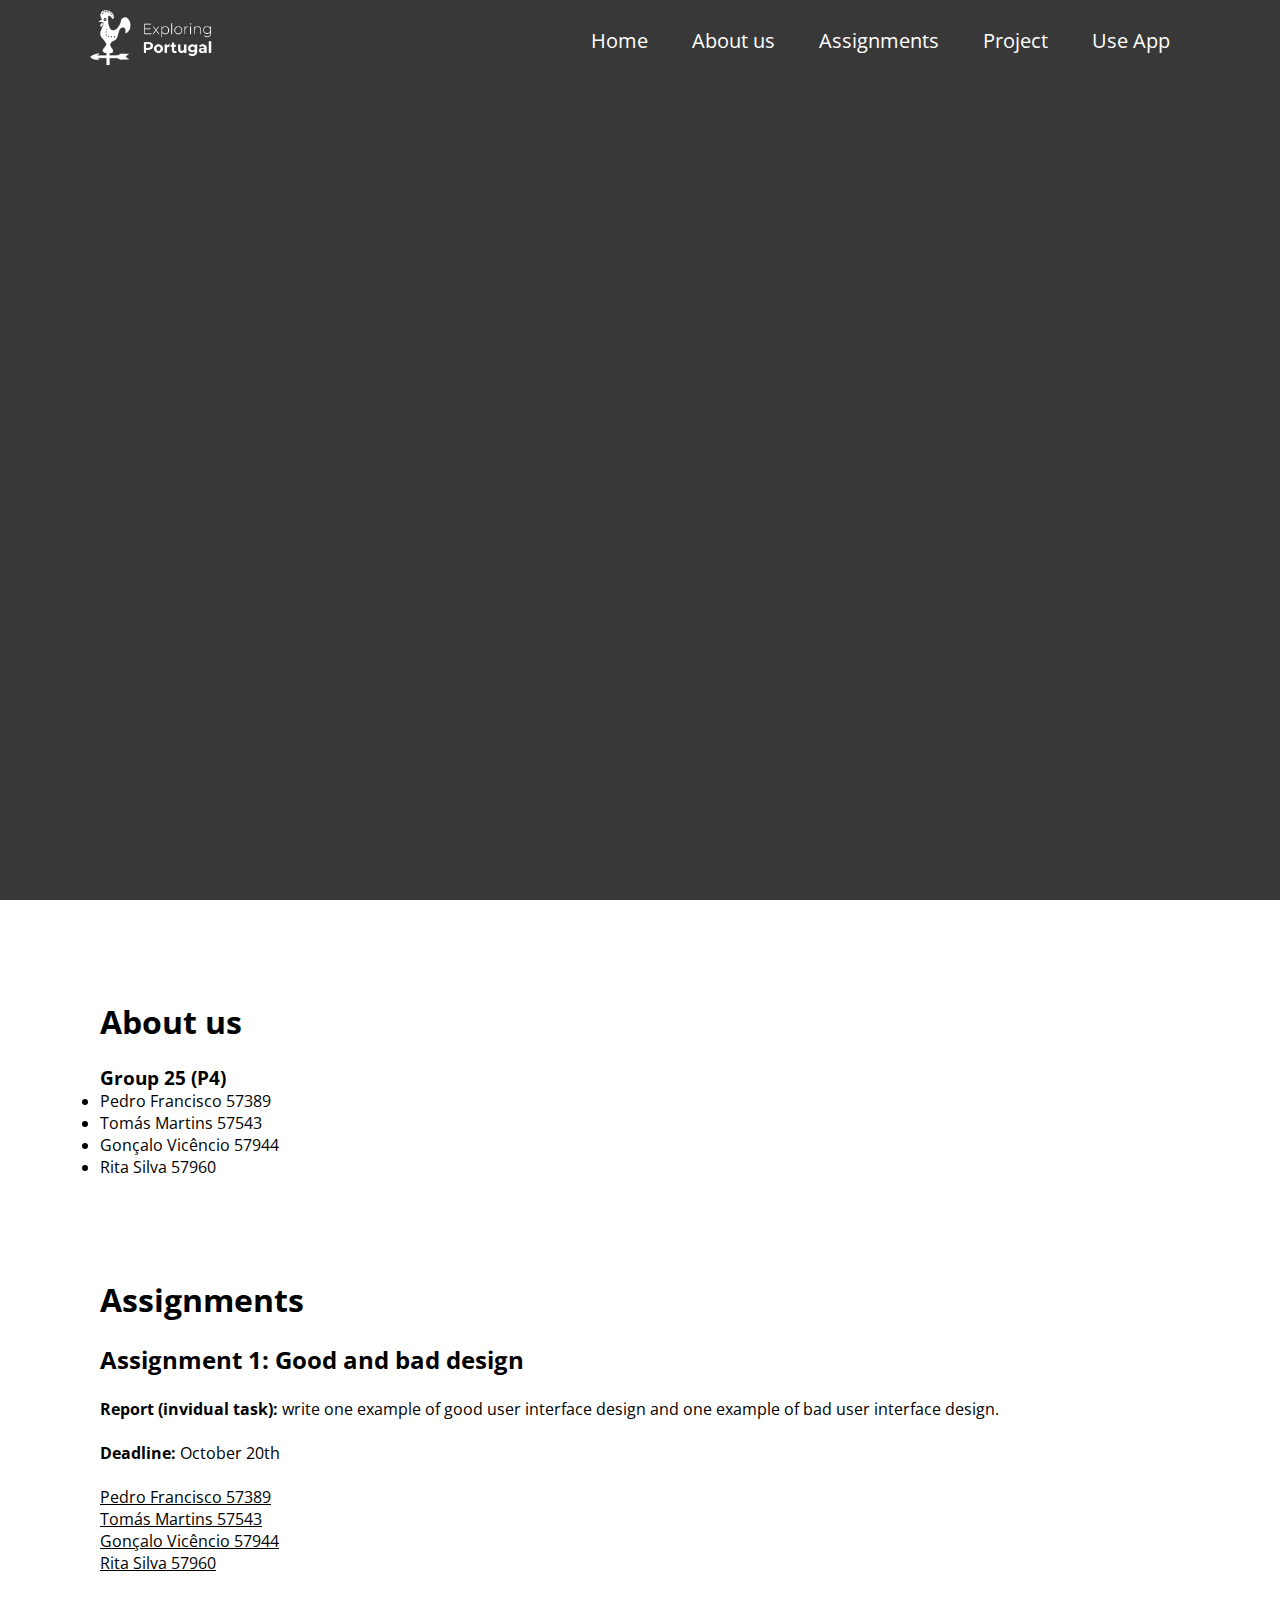
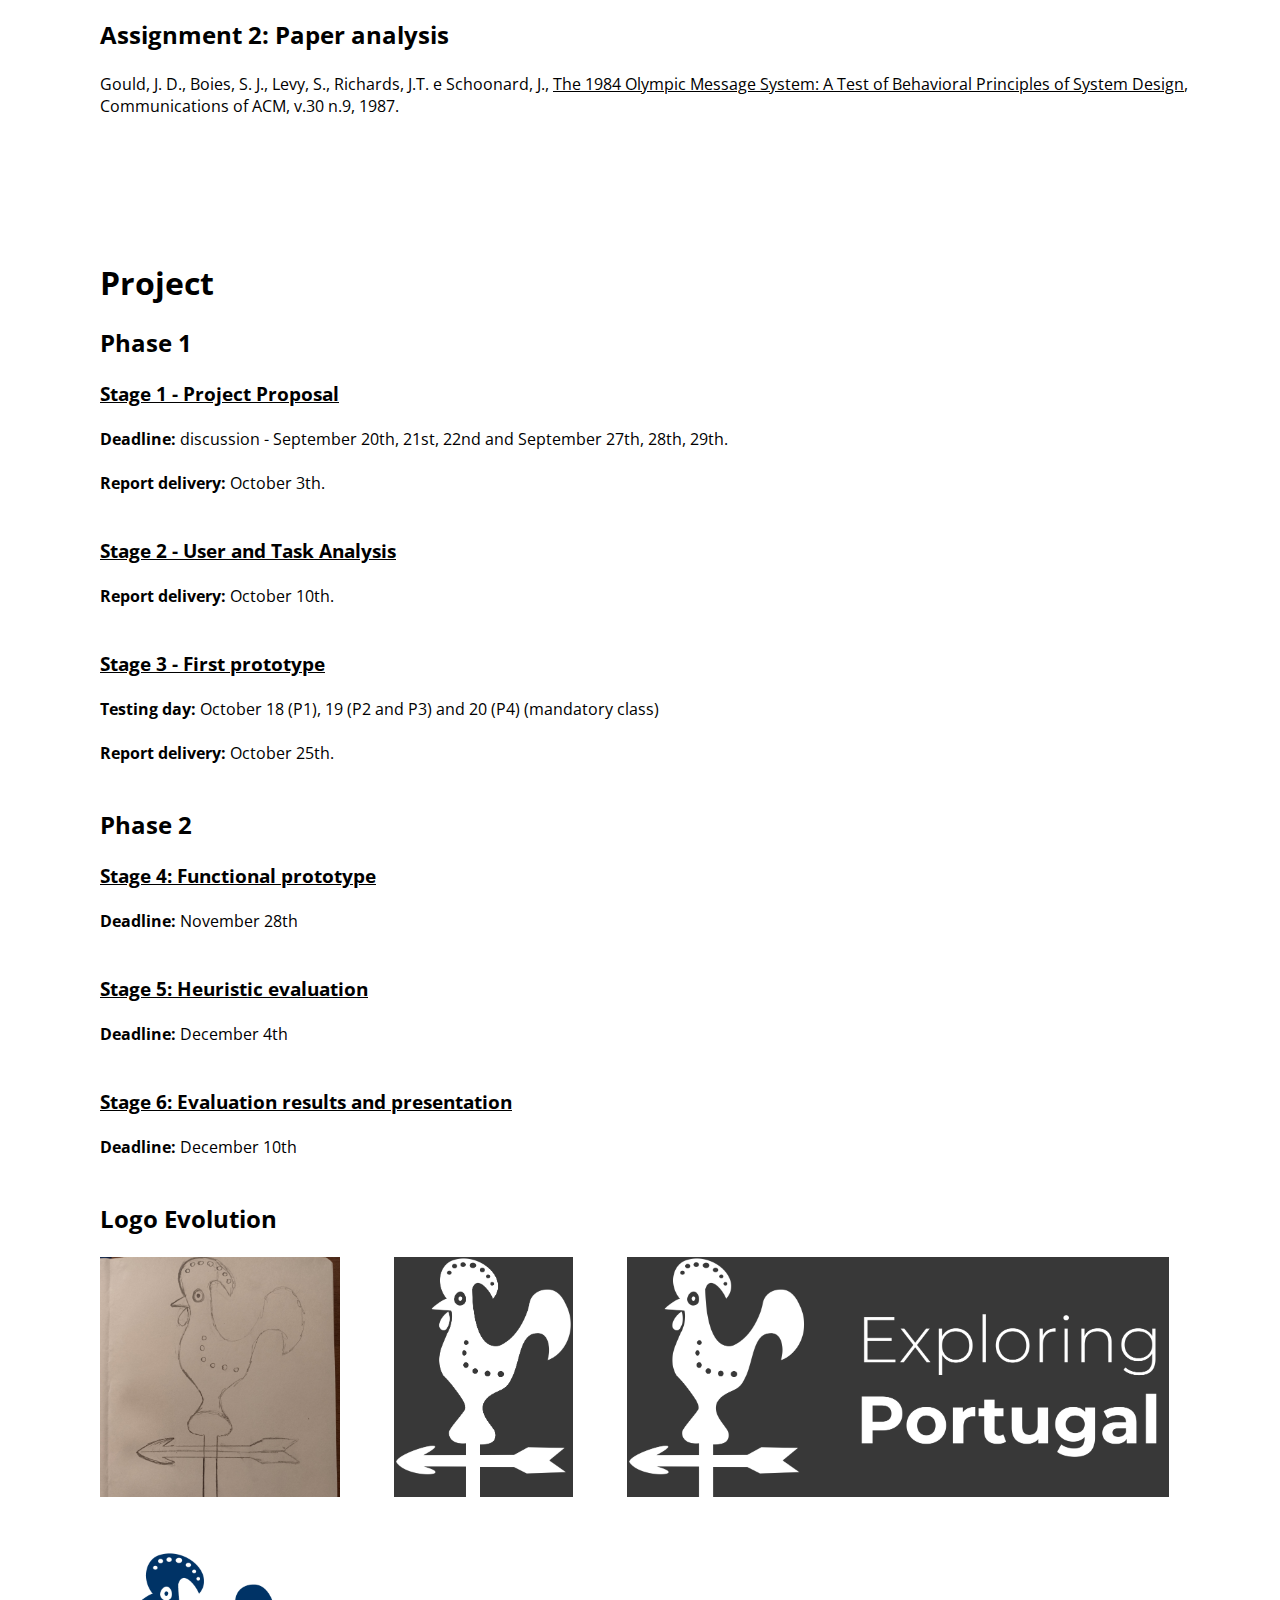
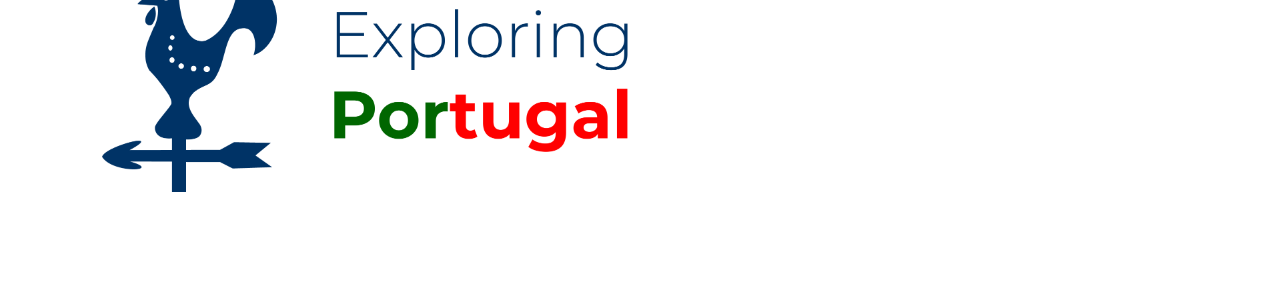
<file: index.html>
<!DOCTYPE html>
<html>
    <script src="script.js"></script>
    <head>
        <meta name="viewport" content="width=device-width, initial-scale=1.0">
        <title>IPM - Grupo 25</title>
        <link rel="icon" type="image/x-icon" href="./images/favicon.png">
        <link rel="stylesheet" href="style.css">
        <link href="https://fonts.googleapis.com/css?family=Open+Sans:400,600,300" rel="stylesheet" type="text/css">
    </head>
<body>
    <div class="back"></div>
    <div class="menu">
        <nav>
            <a href="index.html"><img src="images/logo_letras_v3.png" class="logo_img"></a>
            <ul>
                <li><a href="#">Home</a></li>
                <li><a href="#about-us">About us</a></li>
                <li><a href="#assignments">Assignments</a></li>
                <li><a href="#project">Project</a></li>
                <li><a href="exploringPortugal/html/login.html">Use App</a></li>
            </ul>
        </nav>
    </div>
    <div id="about-us" class="about-us">
        <h1>About us</h1>
        <br>
        <ul>
            <h3>Group 25 (P4)</h3>
            <li>Pedro Francisco 57389</li>
            <li>Tomás Martins 57543</li>
            <li>Gonçalo Vicêncio 57944</li>
            <li>Rita Silva 57960</li>
        </ul>
    </div>
    <div id="assignments" class="assignments">
        <h1>Assignments</h1>
        <br>
        <h2>Assignment 1: Good and bad design</h2>
        <br>
        <p>
            <b>Report (invidual task): </b>
            write one example of good user interface design and one example of bad user interface design.
        </p>
        <br>
        <p>
            <b>Deadline: </b> October 20th
        </p>
        <br>
        <ul>
            <li><a href="assignment-1/Assignment 1 - Pedro Francisco.pdf" target="_blank">Pedro Francisco 57389</a></li>
            <li><a href="assignment-1/Assignment 1 - Tomás Martins.pdf" target="_blank">Tomás Martins 57543</a></li>
            <li><a href="assignment-1/Assignment 1 - Gonçalo Vicêncio.pdf" target="_blank">Gonçalo Vicêncio 57944</a></li>
            <li><a href="assignment-1/Assignment 1 - Rita Silva.pdf" target="_blank">Rita Silva 57960</a></li>
        </ul>
        <br>
        <br>
        <h2>Assignment 2: Paper analysis</h2>
        <br>
        <p>
            Gould, J. D., Boies, S. J., Levy, S., Richards, J.T. e Schoonard, J.,
            <a href="https://dl.acm.org/doi/10.1145/30401.30402" target="_blank">The 1984 Olympic Message System: A Test of Behavioral Principles of System Design</a>,
            Communications of ACM, v.30 n.9, 1987.
        </p>
        <br>
        <br>
    </div>
    <div id="project" class="project">
        <h1>Project</h1>
        <br>
        <h2>Phase 1</h2>
        <br>
        <h3><a href="reports/G_25_stage1.pdf" target="_blank">Stage 1 - Project Proposal</a></h3>
        <br>
        <p>
            <b>Deadline: </b> discussion - September 20th, 21st, 22nd and September 27th, 28th, 29th.
        </p>
        <br>
        <p>
            <b>Report delivery: </b> October 3th.
        </p>
        <br>
        <br>
        <h3><a href="reports/G_25_stage2.pdf" target="_blank">Stage 2 - User and Task Analysis</a></h3>
        <br>
        <p>
            <b>Report delivery: </b> October 10th.
        </p>
        <br>
        <br>
        <h3><a href="reports/G_25_stage3.pdf" target="_blank">Stage 3 - First prototype</a></h3>
        <br>
        <p>
            <b>Testing day: </b> October 18 (P1), 19 (P2 and P3) and 20 (P4) (mandatory class)
        </p>
        <br>
        <p>
            <b>Report delivery: </b> October 25th.
        </p>
        <br>
        <br>
        <h2>Phase 2</h2>
        <br>
        <h3><a href="reports/G_25_stage4.pdf" target="_blank">Stage 4: Functional prototype</a></h3>
        <br>
        <p>
            <b>Deadline: </b> November 28th
        </p>
        <br>
        <br>
        <h3><a href="reports/G_25_stage5.pdf" target="_blank">Stage 5: Heuristic evaluation</a></h3>
        <br>
        <p>
            <b>Deadline: </b> December 4th
        </p>
        <br>
        <br>
        <h3><a href="reports/G_25_stage6.pdf" target="_blank">Stage 6: Evaluation results and presentation</a></h3>
        <br>
        <p>
            <b>Deadline: </b> December 10th
        </p>
        <br>
        <br>
        <h2>Logo Evolution</h2>
        <br>
        <img src="images/logo_sketch.jpg" class="logo_sketch">
        <img src="images/site_logo.png" class="logo_site">
        <img src="images/logo_letras_v3.png" class="logo_letras">
        <img src="images/logo_letras_bandeira_v3.png" class="logo_bandeira">
    </div>
</body>
</html>
</file>
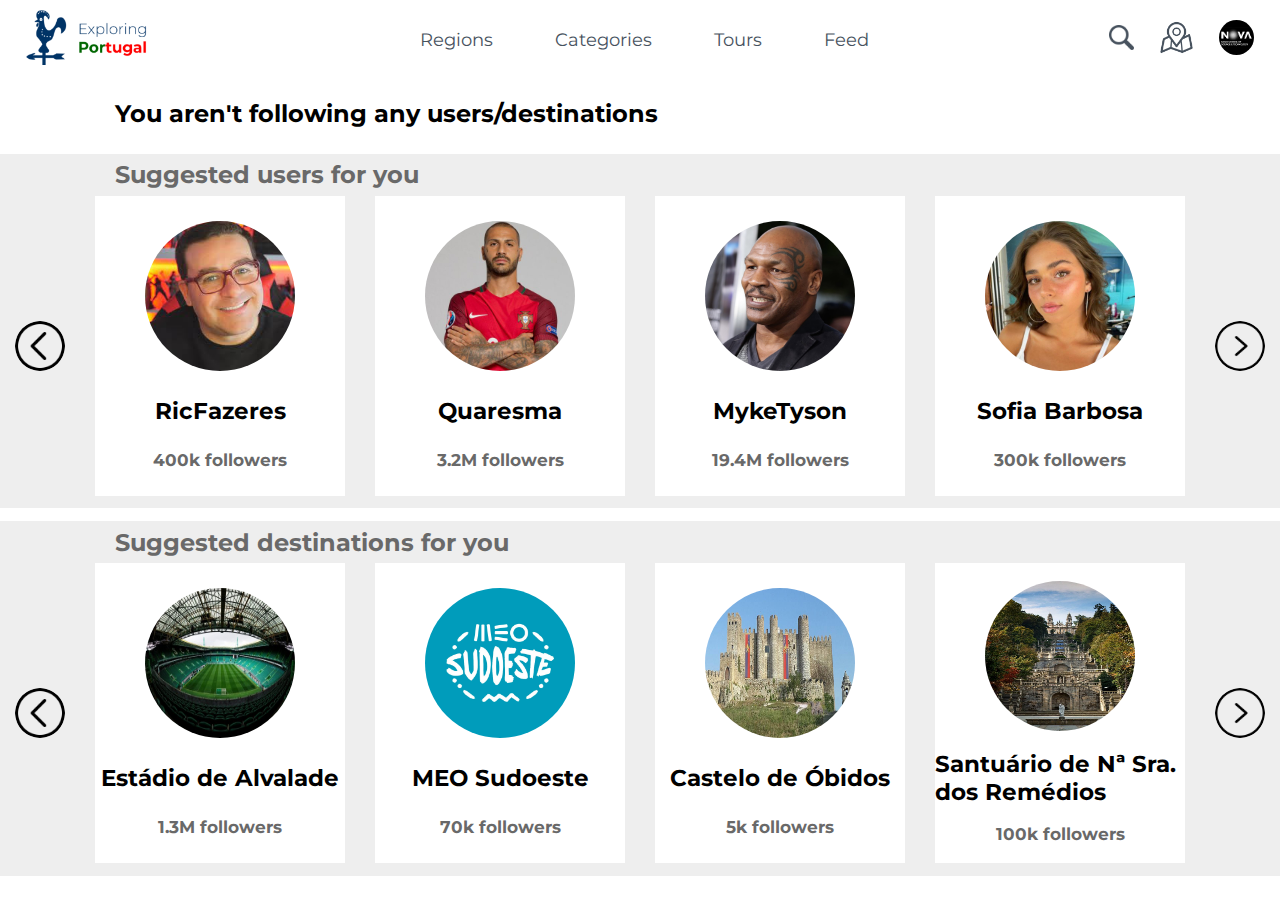
<file: exploringPortugal/html/feed.html>
<!DOCTYPE html>
<html>
    <head>
        <script src="../js/Menu.js"></script>
        <meta name="viewport" content="width=device-width, initial-scale=1.0">
        <title>Exploring Portugal - Profile</title>
        <link rel="icon" type="image/x-icon" href="../../images/favicon.png">
        <link rel="stylesheet" href="../css/feedStyle.css">
        <link rel="stylesheet" href="../css/homeStyle.css">
        <link rel="preconnect" href="https://fonts.googleapis.com">
        <link rel="preconnect" href="https://fonts.gstatic.com" crossorigin>
        <link href="https://fonts.googleapis.com/css2?family=Montserrat:wght@500&display=swap" rel="stylesheet">
        <script type="text/javascript" src="..\js\feed.js"></script>
    </head>
<body onload ="init()">
    <div class="menu">
        <nav>
            <a href="home.html"><img src="../../images/logo_letras_bandeira_v4.png" class="logo_img"></a>
            
            
            <!-- The navigation menu -->
            <div class="navbar">
                <div class="subnav">
                    <button class="subnavbtn">Regions <i class="fa fa-caret-down"></i></button>
                    <div class="subnav-content">
                        <div class="subnav-content1">
                            <a href="map.html?region=norte">North</a>
                            <a href="map.html?region=centro">Center</a>
                            <a href="map.html?region=lisboa">Lisbon</a>
                            <a href="map.html?region=alentejo">Alentejo</a>
                            <a href="map.html?region=algarve">Algarve</a>
                            <a href="map.html?region=madeira">Madeira</a>
                            <a href="map.html?region=acores">Azores</a>
                        </div>  
                    </div>
                    </div>
                    <div class="subnav">
                    <button class="subnavbtn">Categories <i class="fa fa-caret-down"></i></button>
                    <div class="subnav-content">
                        <div class="subnav-content1">
                            <a href="map.html?category=Beach">Beach</a>
                            <a href="map.html?category=Festival">Festival</a>
                            <a href="map.html?category=Hotel">Hotel</a>
                            <a href="map.html?category=Monument">Monument</a>
                            <a href="map.html?category=Museum">Museum</a>
                            <a href="map.html?category=Nature">Nature</a>
                        </div>
                        <div class="subnav-content2">
                            <a href="map.html?category=Religion">Religion</a>
                            <a href="map.html?category=Restaurant">Restaurant</a>
                            <a href="map.html?category=Sports">Sports</a>
                            <a href="map.html?category=Other">Other</a>
                        </div>
                    </div>
                </div>
                <a href="tours.html">Tours</a>
                <a href="feed.html">Feed</a>
            </div>
            <div class="menu-right">
                <a href=""><img src="../../images/lupa.png" class="lupa"></a>
                <a href="map.html"><img src="../../images/mapa.webp" class="mapa"></a>
                <div class="dropdown">
                    <img onclick="myFunction()" src="../../images/nova logo.png" class="userIcon">
                    <div id="myDropdown" class="dropdown-content">
                      <div class="userName">
                        <img src="../../images/nova logo.png" class="uIcon-Menu">
                        <b>NOVA Student</b>
                        <p>nova.student</p>
                      </div>
                      <a href="#">Your profile</a>
                      <div class="profMenu">
                        <a href="#">Followers</a>
                        <a href="#">Following</a>
                        <a href="#">Favorite Places</a>
                      </div>
                    </div>
                </div>
            </div>
        </nav>
    </div>
    <div class="feedboard">
        <div class="feed">
            <h1>You aren't following any users/destinations</h1>
        </div>
        <div class="suggestedPeople">
            <h1>Suggested users for you</h1>
            <div class="suggestionBoxes">
                <img id="upperleftarrow" class="upperleftarrow" src="../../images/left-arrow.png"/>
                <div class="box" id="sp1">
                    <img/>
                    <h2></h2>
                    <h3></h3>
                </div>
                <div class="box" id="sp2">
                    <img/>
                    <h2></h2>
                    <h3></h3>
                </div>
                <div class="box" id="sp3">
                    <img/>
                    <h2></h2>
                    <h3></h3>
                </div>
                <div class="box" id="sp4">
                    <img/>
                    <h2></h2>
                    <h3></h3>
                </div>
                <img id="upperrightarrow" class="upperrightarrow" src="../../images/arrow-right.png"/>
            </div>
        </div>
        <div class="suggestedPlaces">
            <h1>Suggested destinations for you</h1>
            <div class="suggestionBoxes">
                <img id="lowerleftarrow" src="../../images/left-arrow.png"/>
                <div class="box" id="sp5">
                    <img/>
                    <h2></h2>
                    <h3></h3>
                </div>
                <div class="box" id="sp6">
                    <img/>
                    <h2></h2>
                    <h3></h3>
                </div>
                <div class="box" id="sp7">
                    <img/>
                    <h2></h2>
                    <h3></h3>
                </div>
                <div class="box" id="sp8">
                    <img/>
                    <h2></h2>
                    <h3></h3>
                </div>
                <img id="lowerrightarrow" src="../../images/arrow-right.png"/>
            </div>
        </div>
    </div>
</body>
</html>
</file>
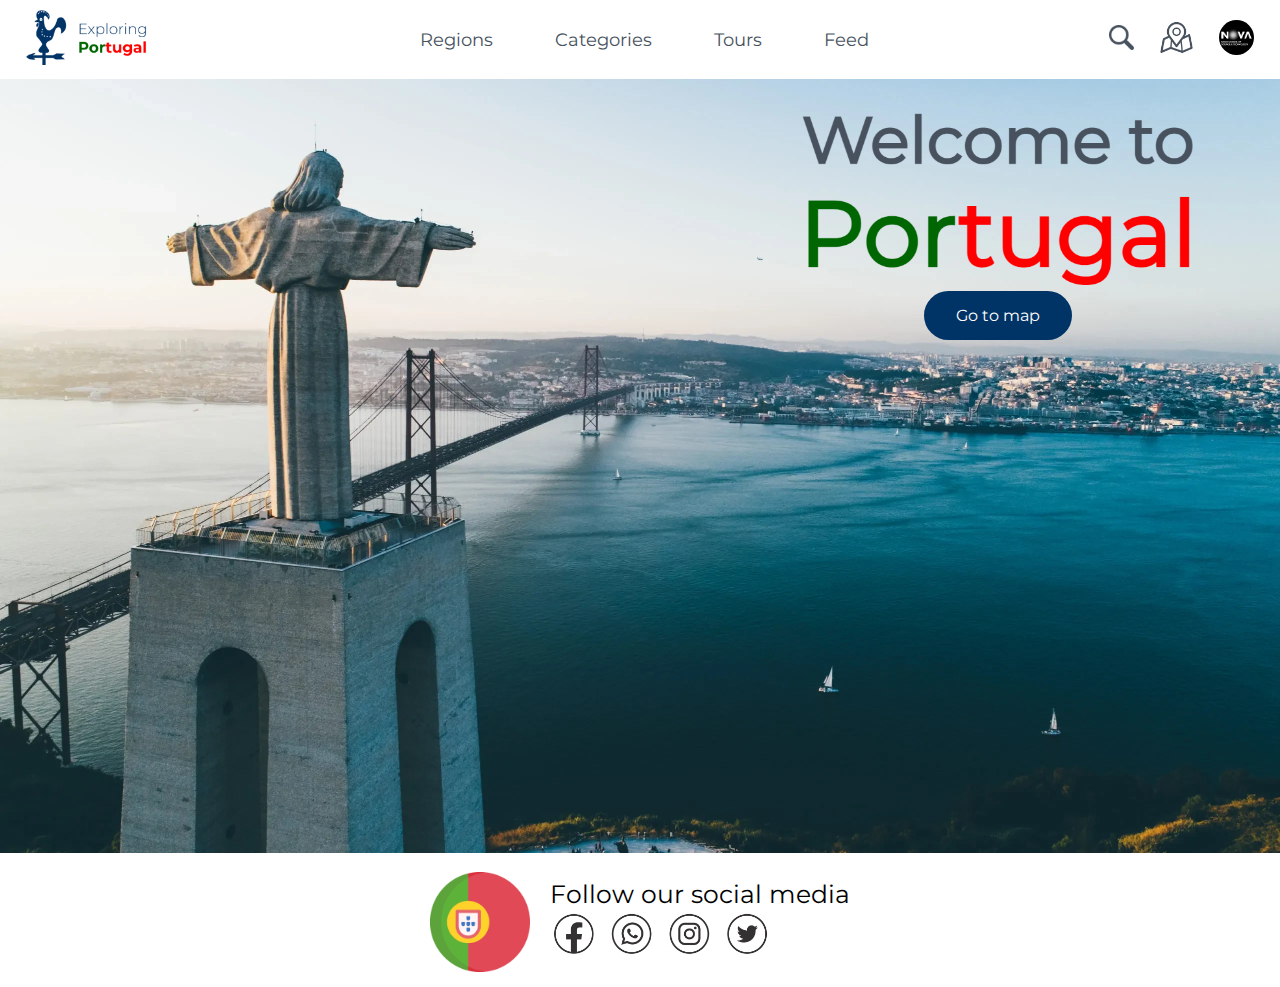
<file: exploringPortugal/html/home.html>
<!DOCTYPE html>
<html>
    <script src="../js/Menu.js"></script>
    <head>
        <meta name="viewport" content="width=device-width, initial-scale=1.0">
        <title>Exploring Portugal - HomePage</title>
        <link rel="icon" type="image/x-icon" href="../../images/favicon.png">
        <link rel="stylesheet" href="../css/homeStyle.css">
        <link rel="preconnect" href="https://fonts.googleapis.com">
        <link rel="preconnect" href="https://fonts.gstatic.com" crossorigin>
        <link href="https://fonts.googleapis.com/css2?family=Montserrat:wght@500&display=swap" rel="stylesheet">
    </head>
    <div class="menu">
        <nav>
            <a href="home.html"><img src="../../images/logo_letras_bandeira_v4.png" class="logo_img"></a>
            
            <!-- The navigation menu -->
            <div class="navbar">
                <div class="subnav">
                <button class="subnavbtn">Regions <i class="fa fa-caret-down"></i></button>
                <div class="subnav-content">
                    <div class="subnav-content1">
                        <a href="map.html?region=norte">North</a>
                        <a href="map.html?region=centro">Center</a>
                        <a href="map.html?region=lisboa">Lisbon</a>
                        <a href="map.html?region=alentejo">Alentejo</a>
                        <a href="map.html?region=algarve">Algarve</a>
                        <a href="map.html?region=madeira">Madeira</a>
                        <a href="map.html?region=acores">Azores</a>
                    </div>  
                </div>
                </div>
                <div class="subnav">
                <button class="subnavbtn">Categories <i class="fa fa-caret-down"></i></button>
                <div class="subnav-content">
                    <div class="subnav-content1">
                        <a href="map.html?category=Beach">Beach</a>
                        <a href="map.html?category=Festival">Festival</a>
                        <a href="map.html?category=Hotel">Hotel</a>
                        <a href="map.html?category=Monument">Monument</a>
                        <a href="map.html?category=Museum">Museum</a>
                        <a href="map.html?category=Nature">Nature</a>
                    </div>
                    <div class="subnav-content2">
                        <a href="map.html?category=Religion">Religion</a>
                        <a href="map.html?category=Restaurant">Restaurant</a>
                        <a href="map.html?category=Sports">Sports</a>
                        <a href="map.html?category=Other">Other</a>
                    </div>
                </div>
                </div>
                <a href="tours.html">Tours</a>
                <a href="feed.html">Feed</a>
            </div>
            <div class="menu-right">
                <a href=""><img src="../../images/lupa.png" class="lupa"></a>
                <a href="map.html"><img src="../../images/mapa.webp" class="mapa"></a>
                <div class="dropdown">
                    <img onclick="myFunction()" src="../../images/nova logo.png" class="userIcon">
                    <div id="myDropdown" class="dropdown-content">
                      <div class="userName">
                        <img src="../../images/nova logo.png" class="uIcon-Menu">
                        <b>NOVA Student</b>
                        <p>nova.student</p>
                      </div>
                      <a href="#">Your profile</a>
                      <div class="profMenu">
                        <a href="#">Followers</a>
                        <a href="#">Following</a>
                        <a href="#">Favorite Places</a>
                      </div>
                    </div>
                </div>
            </div>
        </nav>
    </div>
    <div class="background">
        <div class="welcome-link">
            <img src="../../images/Welcome-To-Portugal.png" class="welcome">
            <a href="map.html"><button class="gotomap">Go to map</button></a>
        </div>
        <img src="../../images/ponte25deabril.webp" class="ponte25deabril">        
    </div>
    <footer>
        <img src="../../images/portugalFlag.png" class="ptFlag">
        <div>
            <div class="follow-us">Follow our social media</div>
            <img src="../../images/icons1.bmp" class="icons1">
        </div>
    </footer>
</html>
</file>
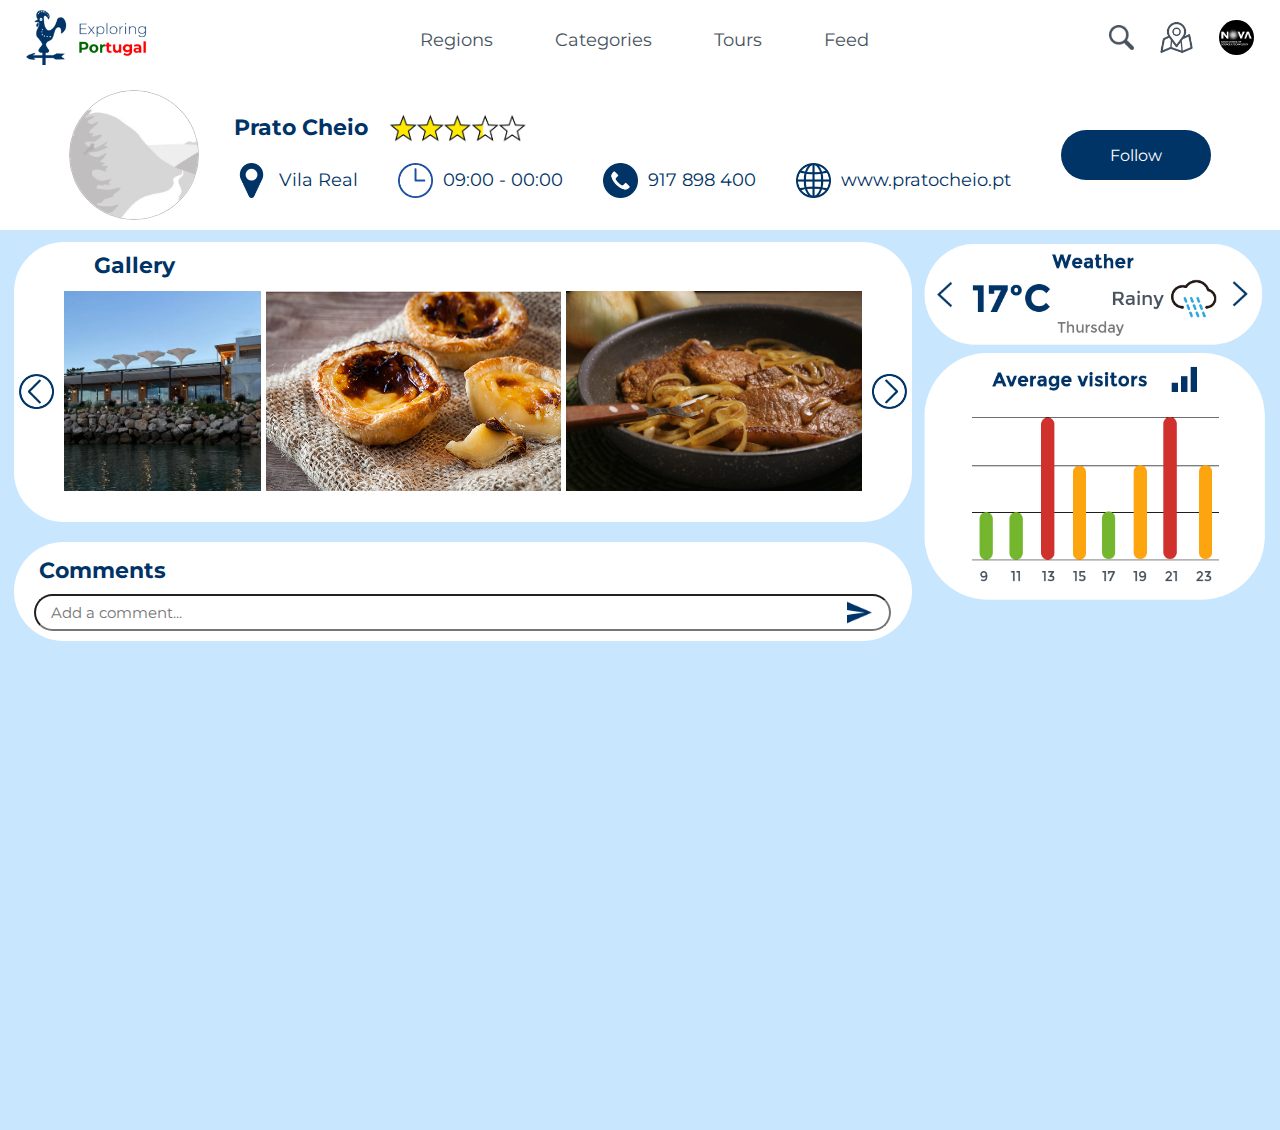
<file: exploringPortugal/html/locationsProfile.html>
<!DOCTYPE html>
<html>
    <head>
        <script src="../js/Menu.js"></script>
        <meta name="viewport" content="width=device-width, initial-scale=1.0">
        <title>Exploring Portugal - Profile</title>
        <link rel="icon" type="image/x-icon" href="../../images/favicon.png">
        <link rel="stylesheet" href="../css/homeStyle.css">
        <link rel="stylesheet" href="../css/locationsStyle.css">
        <link rel="preconnect" href="https://fonts.googleapis.com">
        <link rel="preconnect" href="https://fonts.gstatic.com" crossorigin>
        <link href="https://fonts.googleapis.com/css2?family=Montserrat:wght@500&display=swap" rel="stylesheet">
        <SCRIPT TYPE="text/javascript" SRC="../js/LocationProfile.js"></SCRIPT>
    </head>
    <div class="menu">
        <nav>
            <a href="home.html"><img src="../../images/logo_letras_bandeira_v4.png" class="logo_img"></a>
            
            
            <!-- The navigation menu -->
            <div class="navbar">
                <div class="subnav">
                <button class="subnavbtn">Regions <i class="fa fa-caret-down"></i></button>
                <div class="subnav-content">
                    <div class="subnav-content1">
                        <a href="map.html?region=norte">North</a>
                        <a href="map.html?region=centro">Center</a>
                        <a href="map.html?region=lisboa">Lisbon</a>
                        <a href="map.html?region=alentejo">Alentejo</a>
                        <a href="map.html?region=algarve">Algarve</a>
                        <a href="map.html?region=madeira">Madeira</a>
                        <a href="map.html?region=acores">Azores</a>
                    </div>  
                </div>
                </div>
                <div class="subnav">
                <button class="subnavbtn">Categories <i class="fa fa-caret-down"></i></button>
                <div class="subnav-content">
                    <div class="subnav-content1">
                        <a href="map.html?category=Beach">Beach</a>
                        <a href="map.html?category=Festival">Festival</a>
                        <a href="map.html?category=Hotel">Hotel</a>
                        <a href="map.html?category=Monument">Monument</a>
                        <a href="map.html?category=Museum">Museum</a>
                        <a href="map.html?category=Nature">Nature</a>
                    </div>
                    <div class="subnav-content2">
                        <a href="map.html?category=Religion">Religion</a>
                        <a href="map.html?category=Restaurant">Restaurant</a>
                        <a href="map.html?category=Sports">Sports</a>
                        <a href="map.html?category=Other">Other</a>
                    </div>
                </div>
                </div>
                <a href="tours.html">Tours</a>
                <a href="feed.html">Feed</a>
            </div>
            <div class="menu-right">
                <a href=""><img src="../../images/lupa.png" class="lupa"></a>
                <a href="map.html"><img src="../../images/mapa.webp" class="mapa"></a>
                <div class="dropdown">
                    <img onclick="myFunction()" src="../../images/nova logo.png" class="userIcon">
                    <div id="myDropdown" class="dropdown-content">
                      <div class="userName">
                        <img src="../../images/nova logo.png" class="uIcon-Menu">
                        <b>NOVA Student</b>
                        <p>nova.student</p>
                      </div>
                      <a href="#">Your profile</a>
                      <div class="profMenu">
                        <a href="#">Followers</a>
                        <a href="#">Following</a>
                        <a href="#">Favorite Places</a>
                      </div>
                    </div>
                </div>
            </div>
        </nav>
    </div>
    <div class="upperMenu">
        <div class="upperMenu-left">
            <img src="../../images/default_location.jpeg" class="pratoCheio">
            <div class="upperMenu-text">
                <div class="title-row">
                    <div class="name"><p id="name">Prato Cheio</p></div>
                    <img src="../../images/stars.png" class="stars">
                </div>
                <div class="detail-row">
                    <div class="image-text">
                        <img src="../../images/marker.png" class="marker">
                        <div class="location" id="location">Vila Real</div>
                    </div>
                    <div class="image-text">
                        <img src="../../images/clock.png" class="clock">
                        <div class="schedule" id="schedule">09:00 - 00:00</div>
                    </div>
                    <div class="image-text">
                        <img src="../../images/phone.png" class="phone">
                        <div class="phoneNumber" id="phone">917 898 400</div>
                    </div>
                    <div class="image-text">
                        <img src="../../images/www.png" class="www">
                        <a class="link" id="website">www.pratocheio.pt</a>
                    </div>
                </div>
            </div>
        </div>
        <button class="follow" id="follow">Follow</button>
    </div>
    <div class="lowerMenu">
        <div class="lowerRight">
            <div class="gallery">
                <p class="galleryTitle">Gallery</p>
                <div class="gallery-slider">
                    <img src="../../images/nextButton.png" class="previousButton">
                    <div class="images">
                        <img src="../../images/pratoCheio.webp" class="gallery1">
                        <img src="../../images/pastel-de-nata.jpg" class="gallery2">
                        <img src="../../images/bife.webp" class="gallery3">
                    </div>
                    <img src="../../images/nextButton.png" class="nextButton">
                </div>
                
            </div>
            <div class="comments" id="add-comment">
                    <div class="commentsTitle"><b>Comments</b></div>
                    <div class="comment-area">
                        <input type="text" class="commentSection" id="comment-text" placeholder="Add a comment...">
                        <img src="../../images/sendIcon.png" class="submmit-comment" id="submmit-comment">
                    </div>
            </div>
        </div>
       
        <div class="lowerLeft">
            <img src="../../images/weatherThursday.png" id="weather" class="weatherThursday">
            <img src="../../images/averageVisitors.png" class="averageVisitors">
        </div>
    </div>

    <script> 
            LocProfileLoad();
    </script>
</html>
</file>
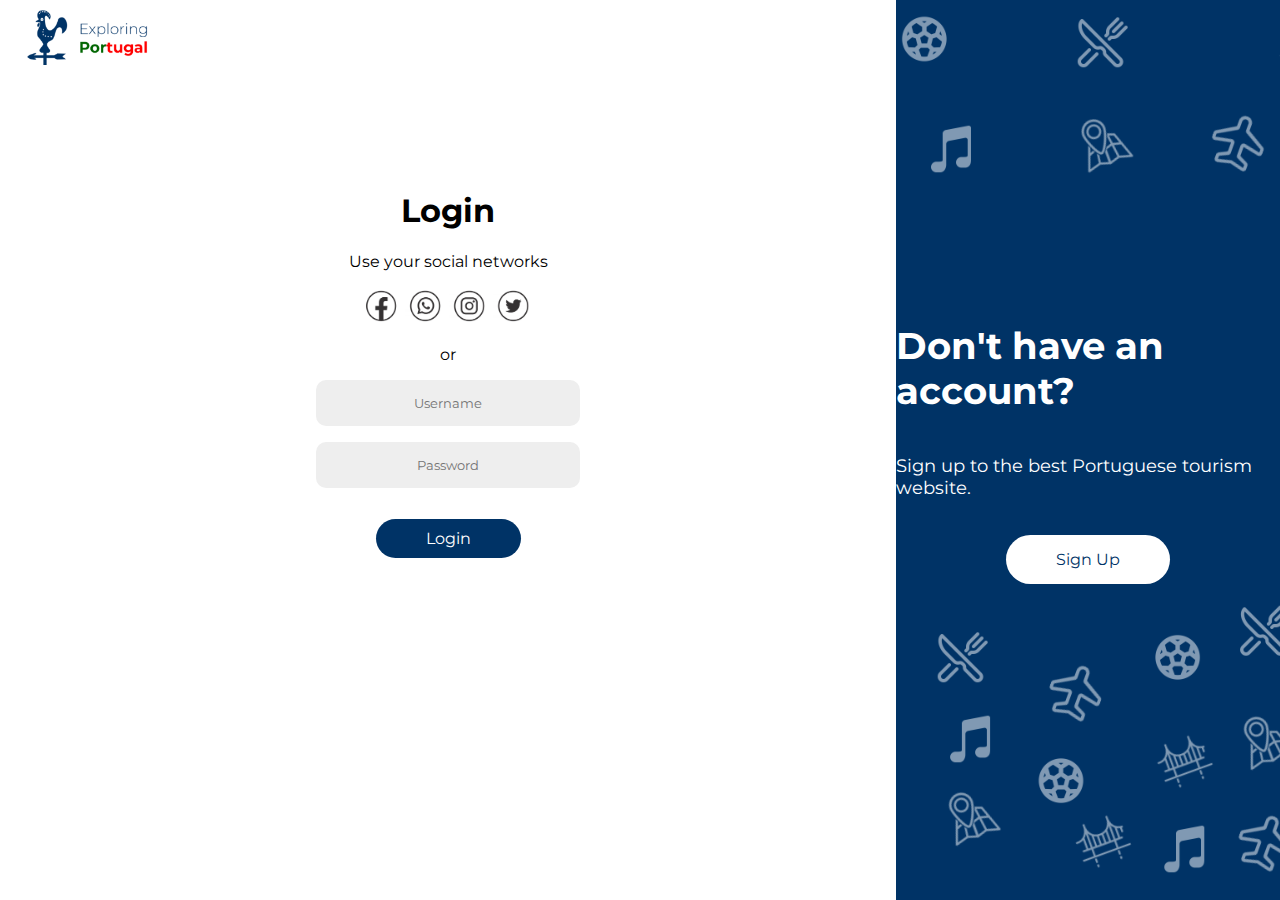
<file: exploringPortugal/html/login.html>
<!DOCTYPE html>
<html>
    <head>
        <meta name="viewport" content="width=device-width, initial-scale=1.0">
        <title>Exploring Portugal - HomePage</title>
        <link rel="icon" type="image/x-icon" href="../../images/favicon.png">
        <link rel="stylesheet" href="../css/loginStyle.css">
        <link rel="preconnect" href="https://fonts.googleapis.com">
        <link rel="preconnect" href="https://fonts.gstatic.com" crossorigin>
        <link href="https://fonts.googleapis.com/css2?family=Montserrat:wght@500&display=swap" rel="stylesheet">
    </head>
    <body>
        <div class="mainpage">
            <nav>
                <img src="../../images/logo_letras_bandeira_v4.png" class="logo_img"></a>
            </nav>
            <br>
            <br>
            <br>
            <br>
            <br>
            <div class="loginmenu">
                <h1>Login</h1>
                <p>Use your social networks</p>
                <img src="../../images/icons1.bmp" class="socials">
                <p>or</p>
                <p>
                    <input placeholder="Username" class="inputLogin">
                </p>
                <p>
                    <input placeholder="Password" type="password" class="inputLogin">
                </p>
                <p>
                    <a href="home.html"><button class="login">Login</button></a>
                </p>
            </div>
        </div>
        <div class="sidebar">
            <!--background-->
            <h1>Don't have an account?</h1>
            <p>Sign up to the best Portuguese tourism website.</p>
            <p>
                <a href="signup.html"><button class="signup">Sign Up</button></a>
            </p>
        </div>
    </body>
</html>
</file>
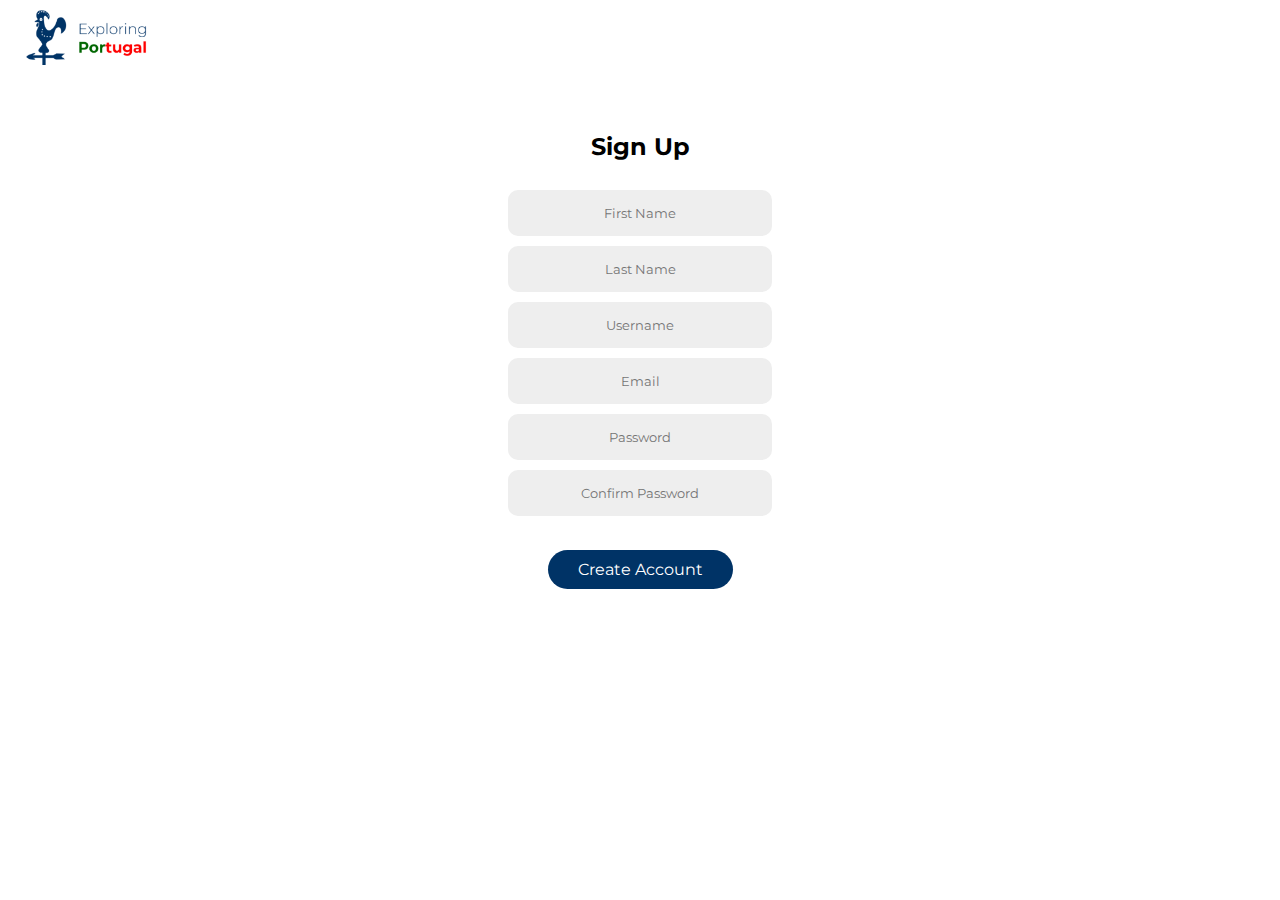
<file: exploringPortugal/html/signup.html>
<!DOCTYPE html>
<html>
    <head>
        <meta name="viewport" content="width=device-width, initial-scale=1.0">
        <title>Exploring Portugal - HomePage</title>
        <link rel="icon" type="image/x-icon" href="../../images/favicon.png">
        <link rel="stylesheet" href="../css/homeStyle.css">
        <link rel="stylesheet" href="../css/signupStyle.css">
        <link rel="preconnect" href="https://fonts.googleapis.com">
        <link rel="preconnect" href="https://fonts.gstatic.com" crossorigin>
        <link href="https://fonts.googleapis.com/css2?family=Montserrat:wght@500&display=swap" rel="stylesheet">
    </head>
    <div class="menu">
        <nav>
            <img src="../../images/logo_letras_bandeira_v4.png" class="logo_img">
        </nav>
        <div class="loginmenu">
            <br>
            <br>
            <br>
            <h2>Sign Up</h2>
            <br>
            <p>
                <input placeholder="First Name" class="inputLogin">
            </p>
            <p>
                <input placeholder="Last Name" class="inputLogin">
            </p>
            <p>
                <input placeholder="Username" class="inputLogin">
            </p>
            <p>
                <input placeholder="Email" class="inputLogin">
            </p>
            <p>
                <input placeholder="Password" class="inputLogin" type="password">
            </p>
            <p>
                <input placeholder="Confirm Password" class="inputLogin" type="password">
            </p>
            <br>
            <p>
                <a href="../html/home.html"><button class="create">Create Account</button></a>
            </p>

        </div>
    </div>
    <div class="sidebar">
        <!--background-->
        <h1>Don't have an account?</h1>
        <p>Sign up to the best Portuguese tourism website.</p>
        <p>
            <a href="Signup">
        </p>
    </div>
    <div class="background">

    </div>
</html>
</file>
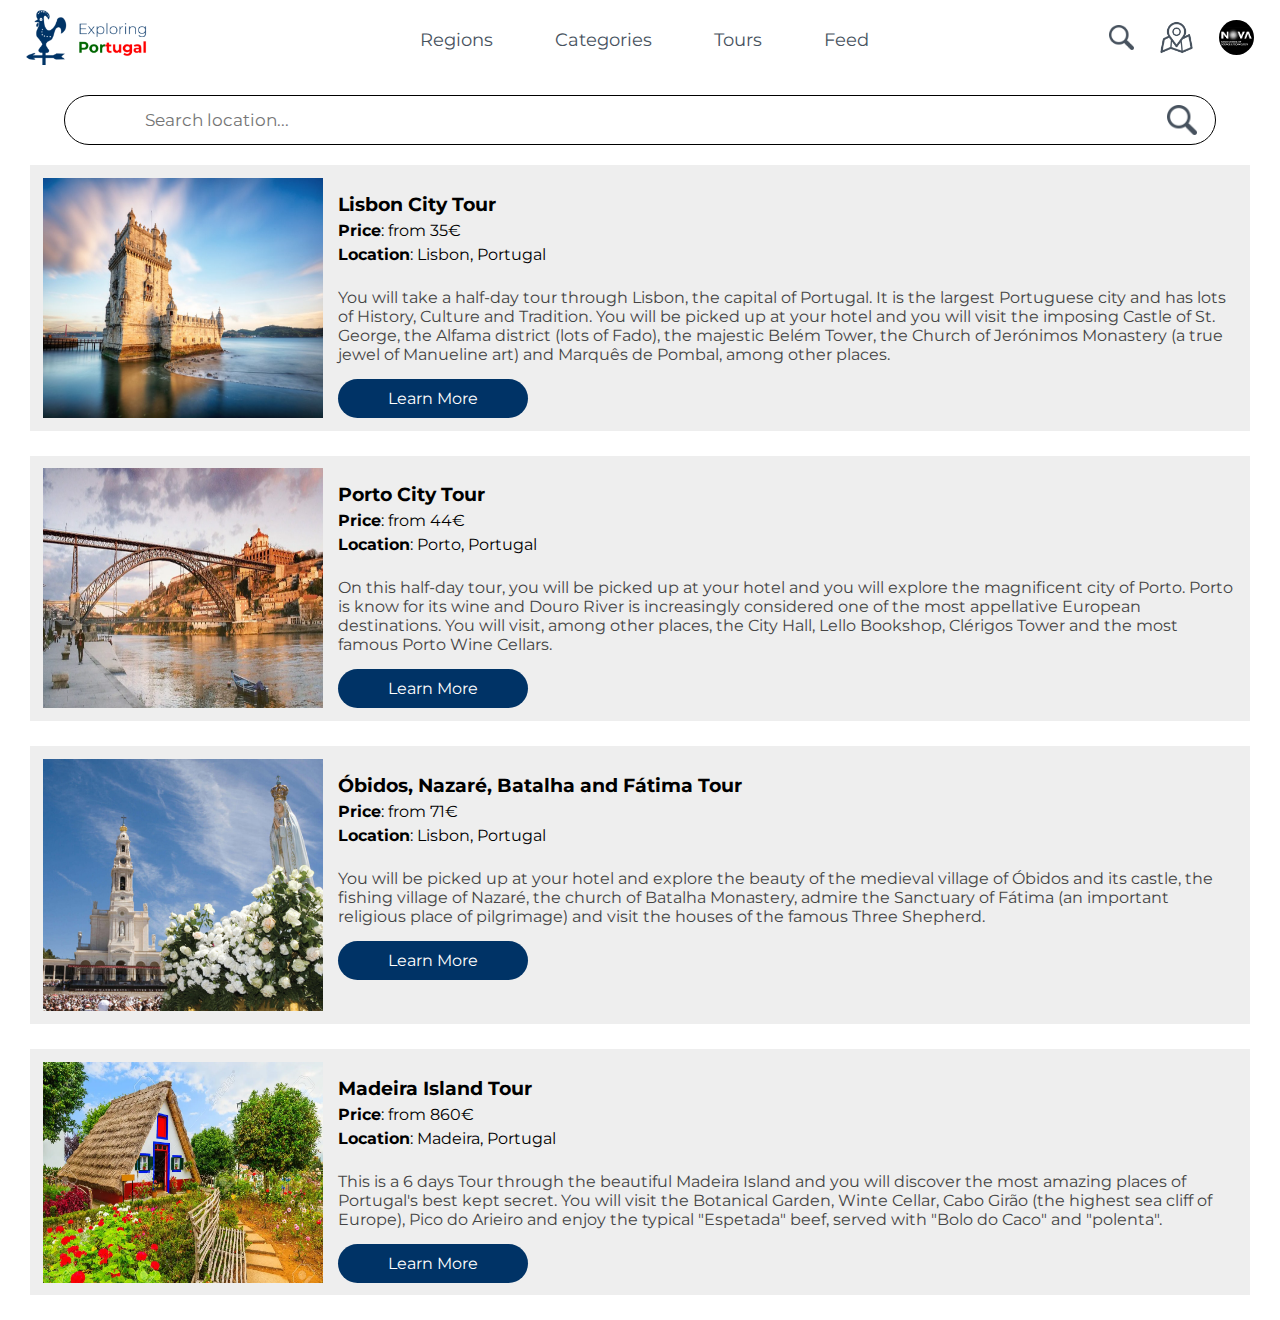
<file: exploringPortugal/html/tours.html>
<!DOCTYPE html>
<html>
    <head>
        <meta name="viewport" content="width=device-width, initial-scale=1.0">
        <title>Exploring Portugal - Trips</title>
        <link rel="icon" type="image/x-icon" href="../../images/favicon.png">
        <link rel="stylesheet" href="../css/homeStyle.css">
        <link rel="stylesheet" href="../css/toursStyle.css">
        <link rel="preconnect" href="https://fonts.googleapis.com">
        <link rel="preconnect" href="https://fonts.gstatic.com" crossorigin>
        <link href="https://fonts.googleapis.com/css2?family=Montserrat:wght@500&display=swap" rel="stylesheet">
        <script src="../js/Menu.js"></script>
    </head>

    <body>

        <div class="menu">
            <nav>
                <a href="home.html"><img src="../../images/logo_letras_bandeira_v4.png" class="logo_img"></a>
                
                
                <!-- The navigation menu -->
                <div class="navbar">
                    <div class="subnav">
                    <button class="subnavbtn">Regions <i class="fa fa-caret-down"></i></button>
                    <div class="subnav-content">
                        <div class="subnav-content1">
                            <a href="?region=norte">North</a>
                            <a href="?region=centro">Center</a>
                            <a href="?region=lisboa">Lisbon</a>
                            <a href="?region=alentejo">Alentejo</a>
                            <a href="?region=algarve">Algarve</a>
                            <a href="?region=madeira">Madeira</a>
                            <a href="?region=acores">Azores</a>
                        </div>  
                    </div>
                    </div>
                    <div class="subnav">
                    <button class="subnavbtn">Categories <i class="fa fa-caret-down"></i></button>
                    <div class="subnav-content">
                        <div class="subnav-content1">
                            <a href="?category=Beach">Beach</a>
                            <a href="?category=Festival">Festival</a>
                            <a href="?category=Hotel">Hotel</a>
                            <a href="?category=Monument">Monument</a>
                            <a href="?category=Museum">Museum</a>
                            <a href="?category=Nature">Nature</a>
                        </div>
                        <div class="subnav-content2">
                            <a href="?category=Religion">Religion</a>
                            <a href="?category=Restaurant">Restaurant</a>
                            <a href="?category=Sports">Sports</a>
                            <a href="?category=Other">Other</a>
                        </div>
                    </div>
                    </div>
                    <a href="tours.html">Tours</a>
                    <a href="feed.html">Feed</a>
                </div>
                <div class="menu-right">
                    <a href=""><img src="../../images/lupa.png" class="lupa"></a>
                    <a href="map.html"><img src="../../images/mapa.webp" class="mapa"></a>
                    <div class="dropdown">
                        <img onclick="myFunction()" src="../../images/nova logo.png" class="userIcon">
                        <div id="myDropdown" class="dropdown-content">
                          <div class="userName">
                            <img src="../../images/nova logo.png" class="uIcon-Menu">
                            <b>NOVA Student</b>
                            <p>nova.student</p>
                          </div>
                          <a href="#">Your profile</a>
                          <div class="profMenu">
                            <a href="#">Followers</a>
                            <a href="#">Following</a>
                            <a href="#">Favorite Places</a>
                          </div>
                        </div>
                    </div>
                </div>
            </nav>
        </div>

        <div class="search">
            <input type="text" placeholder="Search location...">
            <a href=""><img src="../../images/lupa.png" class="lupa"></a>
        </div>

        <div class="table-wrapper">
            <div class="image-info">
                <img src="../../images/Lisboa.jpg" class="tour-image">
                
                <div class="info-wrapper">
                    <div class="info-button">
                        <div class="info">
                            <h3 class="text">Lisbon City Tour</h3>
                            <p class="text"><b>Price</b>: from 35€</p>
                            <p class="text"><b>Location</b>: Lisbon, Portugal</p>
                        </div>
                    </div>
                    <br>
                    <p class="description">You will take a half-day tour through Lisbon, the capital of Portugal. 
                        It is the largest Portuguese city and has lots of History, Culture and Tradition.
                        You will be picked up at your hotel and you will visit the imposing Castle of St. George, 
                        the Alfama district (lots of Fado), the majestic Belém Tower, the Church of Jerónimos Monastery 
                        (a true jewel of Manueline art) and Marquês de Pombal, among other places.</p>
                    
                    <a class="link" href="https://www.tours-portugal.com/tours/tours-regulares-1-dia-2/lisboa-city-tour-181">
                        <button>Learn More</button>
                    </a>
                </div>    
            </div>
            <div class="image-info">
                <img src="../../images/Porto.webp" class="tour-image">
                
                <div class="info-wrapper">
                    <div class="info-button">
                        <div class="info">
                            <h3 class="text">Porto City Tour</h3>
                            <p class="text"><b>Price</b>: from 44€</p>
                            <p class="text"><b>Location</b>: Porto, Portugal</p>
                        </div>
                    </div>
                    <br>
                    <p class="description">On this half-day tour, you will be picked up at your hotel and 
                        you will explore the magnificent city of Porto.
                        Porto is know for its wine and Douro River is increasingly considered one of the most appellative European destinations.
                        You will visit, among other places, the City Hall, Lello Bookshop, Clérigos Tower and the most famous Porto Wine Cellars. </p>                        
                    <a class="link" href="https://www.ecotoursportugal.com/en/tours/1-day-group-tours-2/porto-city-tour-36">
                        <button>Learn More</button>
                    </a>
                </div>    
            </div>
            <div class="image-info">
                <img src="../../images/Fátima.jpg" class="tour-image">
                
                <div class="info-wrapper">
                    <div class="info-button">
                        <div class="info">
                            <h3 class="text">Óbidos, Nazaré, Batalha and Fátima Tour</h3>
                            <p class="text"><b>Price</b>: from 71€</p>
                            <p class="text"><b>Location</b>: Lisbon, Portugal</p>
                        </div>
                    </div>
                    <br>
                    <p class="description">You will be picked up at your hotel and explore the beauty of the medieval village of Óbidos and its castle, 
                        the fishing village of Nazaré, the church of Batalha Monastery, 
                        admire the Sanctuary of Fátima (an important religious place of pilgrimage) and visit the houses of the famous Three Shepherd.</p>
                    <a class="link" href="https://www.ecotoursportugal.com/en/tours/1-day-group-tours-2/obidos-nazare-batalha-fatima-tour-34">
                        <button>Learn More</button>
                    </a>
                </div>    
            </div>
            <div class="image-info">
                <img src="../../images/Madeira.webp" class="tour-image">
                
                <div class="info-wrapper">
                    <div class="info-button">
                        <div class="info">
                            <h3 class="text">Madeira Island Tour</h3>
                            <p class="text"><b>Price</b>: from 860€</p>
                            <p class="text"><b>Location</b>: Madeira, Portugal</p>
                        </div>
                    </div>
                    <br>
                    <p class="description">This is a 6 days Tour through the beautiful Madeira Island and you will discover the most amazing places of Portugal's best kept secret.
                        You will visit the Botanical Garden, Winte Cellar, Cabo Girão (the highest sea cliff of Europe), Pico do Arieiro 
                        and enjoy the typical "Espetada" beef, served with "Bolo do Caco" and "polenta".</p>
                    <a class="link" href="https://www.ecotoursportugal.com/en/tours/group-tours-1/madeira-island-102">
                        <button>Learn More</button>
                    </a>
                </div>    
            </div>
        </div>
    </body>
</html>
</file>
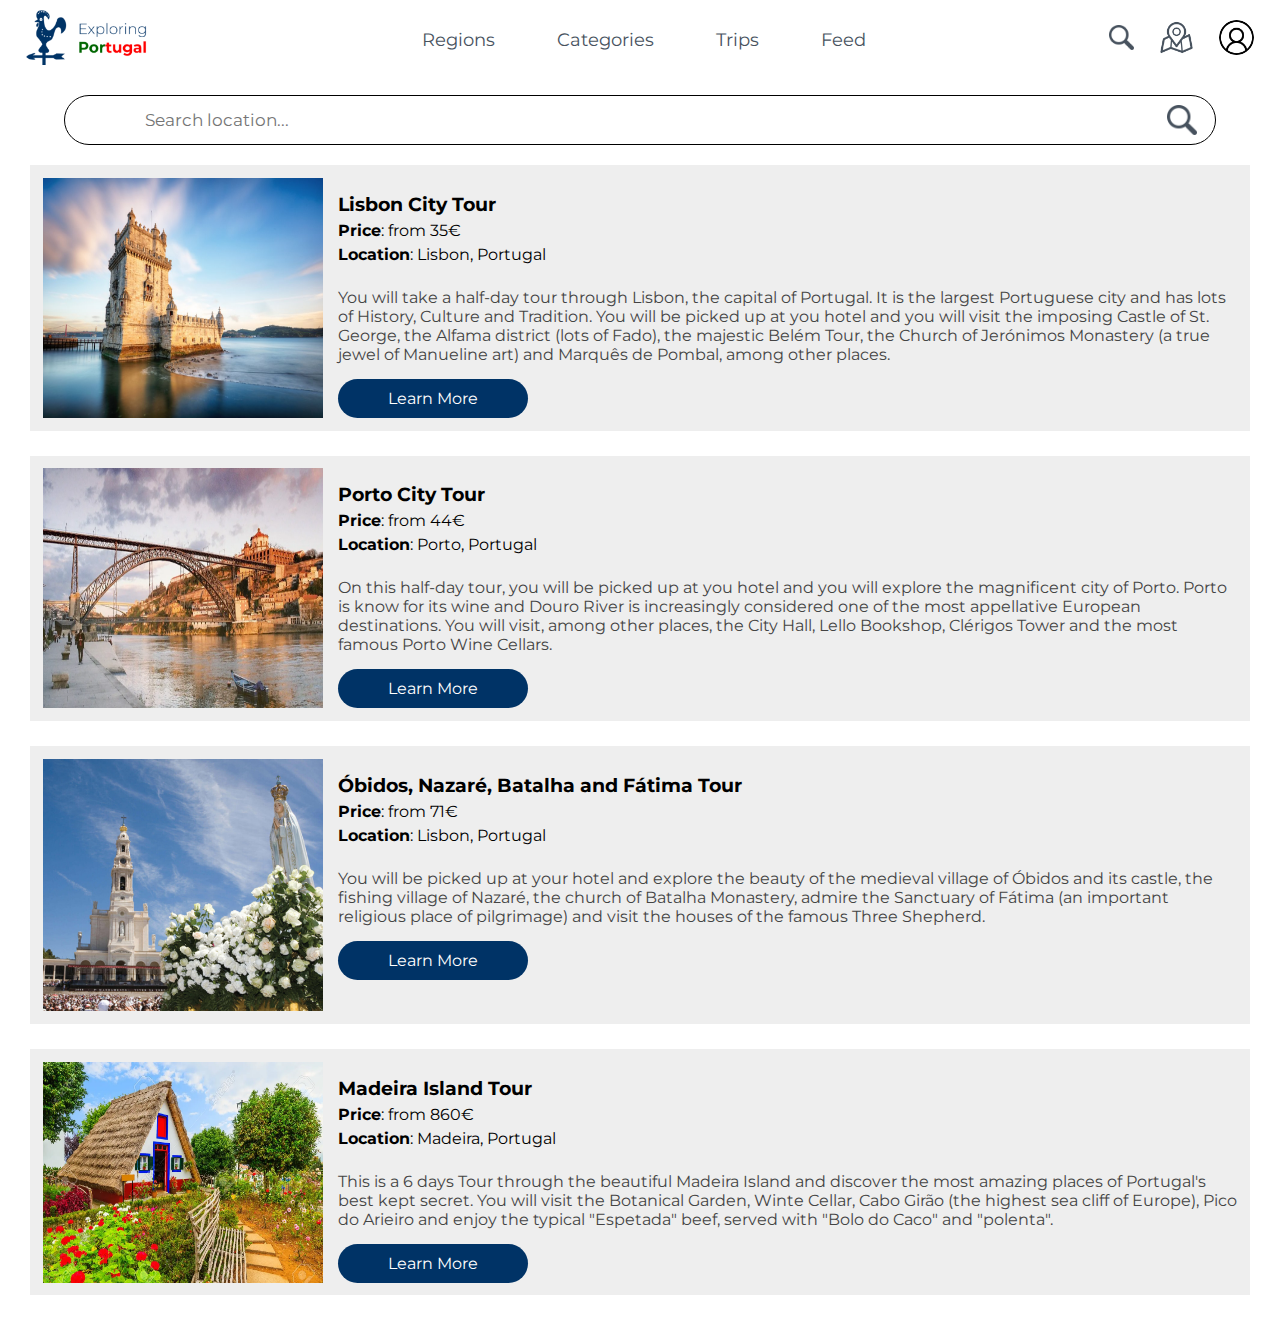
<file: exploringPortugal/html/trips.html>
<!DOCTYPE html>
<html>
    <head>
        <meta name="viewport" content="width=device-width, initial-scale=1.0">
        <title>Exploring Portugal - Trips</title>
        <link rel="stylesheet" href="../css/homeStyle.css">
        <link rel="stylesheet" href="../css/tripsStyle.css">
        <link rel="preconnect" href="https://fonts.googleapis.com">
        <link rel="preconnect" href="https://fonts.gstatic.com" crossorigin>
        <link href="https://fonts.googleapis.com/css2?family=Montserrat:wght@500&display=swap" rel="stylesheet">
    </head>

    <body>

        <div class="menu">
            <nav>
                <a href="home.html"><img src="../../images/logo_letras_bandeira_v4.png" class="logo_img"></a>
                
                
                <!-- The navigation menu -->
                <div class="navbar">
                    <div class="subnav">
                    <button class="subnavbtn">Regions <i class="fa fa-caret-down"></i></button>
                    <div class="subnav-content">
                        <div class="subnav-content1">
                            <a href="?region=norte">North</a>
                            <a href="?region=centro">Center</a>
                            <a href="?region=lisboa">Lisbon</a>
                            <a href="?region=alentejo">Alentejo</a>
                            <a href="?region=algarve">Algarve</a>
                            <a href="?region=madeira">Madeira</a>
                            <a href="?region=acores">Açores</a>
                        </div>  
                    </div>
                    </div>
                    <div class="subnav">
                    <button class="subnavbtn">Categories <i class="fa fa-caret-down"></i></button>
                    <div class="subnav-content">
                        <div class="subnav-content1">
                            <a href="?category=Beach">Beach</a>
                            <a href="?category=Festival">Festival</a>
                            <a href="?category=Hotel">Hotel</a>
                            <a href="?category=Monument">Monument</a>
                            <a href="?category=Museum">Museum</a>
                            <a href="?category=Nature">Nature</a>
                        </div>
                        <div class="subnav-content2">
                            <a href="?category=Religion">Religion</a>
                            <a href="?category=Restaurant">Restaurant</a>
                            <a href="?category=Sports">Sports</a>
                            <a href="?category=Other">Other</a>
                        </div>
                    </div>
                    </div>
                    <a href="trips.html">Trips</a>
                    <a href="feed.html">Feed</a>
                </div>
                <div class="menu-right">
                    <a href=""><img src="../../images/lupa.png" class="lupa"></a>
                    <a href="map.html"><img src="../../images/mapa.webp" class="mapa"></a>
                    <a href=""><img src="../../images/userIcon.png" class="userIcon"></a>
                </div>
            </nav>
        </div>

        <div class="search">
            <input type="text" placeholder="Search location...">
            <a href=""><img src="../../images/lupa.png" class="lupa"></a>
        </div>

        <div class="table-wrapper">
            <div class="image-info">
                <img src="../../images/Lisboa.jpg" class="trip-image">
                
                <div class="info-wrapper">
                    <div class="info-button">
                        <div class="info">
                            <h3 class="text">Lisbon City Tour</h3>
                            <p class="text"><b>Price</b>: from 35€</p>
                            <p class="text"><b>Location</b>: Lisbon, Portugal</p>
                        </div>
                    </div>
                    <br>
                    <p class="description">You will take a half-day tour through Lisbon, the capital of Portugal. It is the largest Portuguese city and has lots of History, Culture and Tradition.
                        You will be picked up at you hotel and you will visit the imposing Castle of St. George, the Alfama district (lots of Fado), the majestic Belém Tour, the Church of Jerónimos Monastery (a true jewel of Manueline art) and Marquês de Pombal, among other places.</p>
                    
                    <a class="link" href="https://www.tours-portugal.com/tours/tours-regulares-1-dia-2/lisboa-city-tour-181">
                        <button>Learn More</button>
                    </a>
                </div>    
            </div>
            <div class="image-info">
                <img src="../../images/Porto.webp" class="trip-image">
                
                <div class="info-wrapper">
                    <div class="info-button">
                        <div class="info">
                            <h3 class="text">Porto City Tour</h3>
                            <p class="text"><b>Price</b>: from 44€</p>
                            <p class="text"><b>Location</b>: Porto, Portugal</p>
                        </div>
                    </div>
                    <br>
                    <p class="description">On this half-day tour, you will be picked up at you hotel and you will explore the magnificent city of Porto.
                        Porto is know for its wine and Douro River is increasingly considered one of the most appellative European destinations.
                        You will visit, among other places, the City Hall, Lello Bookshop, Clérigos Tower and the most famous Porto Wine Cellars. </p>                        
                    <a class="link" href="https://www.ecotoursportugal.com/en/tours/1-day-group-tours-2/porto-city-tour-36">
                        <button>Learn More</button>
                    </a>
                </div>    
            </div>
            <div class="image-info">
                <img src="../../images/Fátima.jpg" class="trip-image">
                
                <div class="info-wrapper">
                    <div class="info-button">
                        <div class="info">
                            <h3 class="text">Óbidos, Nazaré, Batalha and Fátima Tour</h3>
                            <p class="text"><b>Price</b>: from 71€</p>
                            <p class="text"><b>Location</b>: Lisbon, Portugal</p>
                        </div>
                    </div>
                    <br>
                    <p class="description">You will be picked up at your hotel and explore the beauty of the medieval village of Óbidos and its castle, the fishing village of Nazaré, the church of Batalha Monastery, admire the Sanctuary of Fátima (an important religious place of pilgrimage) and visit the houses of the famous Three Shepherd.</p>
                    <a class="link" href="https://www.ecotoursportugal.com/en/tours/1-day-group-tours-2/obidos-nazare-batalha-fatima-tour-34">
                        <button>Learn More</button>
                    </a>
                </div>    
            </div>
            <div class="image-info">
                <img src="../../images/Madeira.webp" class="trip-image">
                
                <div class="info-wrapper">
                    <div class="info-button">
                        <div class="info">
                            <h3 class="text">Madeira Island Tour</h3>
                            <p class="text"><b>Price</b>: from 860€</p>
                            <p class="text"><b>Location</b>: Madeira, Portugal</p>
                        </div>
                    </div>
                    <br>
                    <p class="description">This is a 6 days Tour through the beautiful Madeira Island and discover the most amazing places of Portugal's best kept secret.
                        You will visit the Botanical Garden, Winte Cellar, Cabo Girão (the highest sea cliff of Europe), Pico do Arieiro and enjoy the typical "Espetada" beef, served with "Bolo do Caco" and "polenta".</p>
                    <a class="link" href="https://www.ecotoursportugal.com/en/tours/group-tours-1/madeira-island-102">
                        <button>Learn More</button>
                    </a>
                </div>    
            </div>
        </div>
    </body>
</html>
</file>
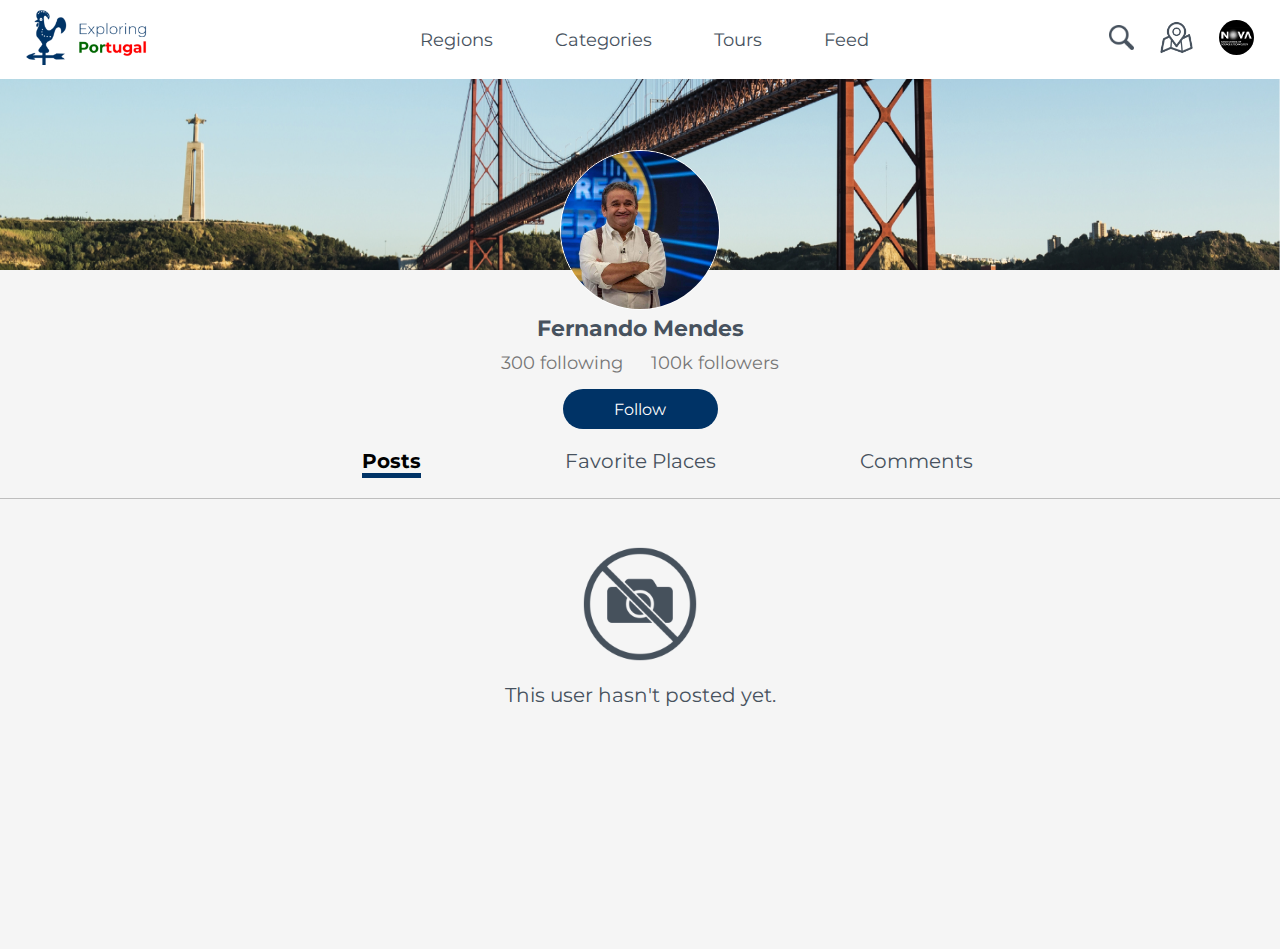
<file: exploringPortugal/html/userProfile.html>
<!DOCTYPE html>
<html>
    <head>
        <meta name="viewport" content="width=device-width, initial-scale=1.0">
        <title>Exploring Portugal - Profile</title>
        <link rel="icon" type="image/x-icon" href="../../images/favicon.png">
        <link rel="stylesheet" href="../css/homeStyle.css">
        <link rel="stylesheet" href="../css/userStyle.css">
        <link rel="preconnect" href="https://fonts.googleapis.com">
        <link rel="preconnect" href="https://fonts.gstatic.com" crossorigin>
        <link href="https://fonts.googleapis.com/css2?family=Montserrat:wght@500&display=swap" rel="stylesheet">
        <SCRIPT TYPE="text/javascript" SRC="../js/User.js"></SCRIPT>
        <script src="../js/Menu.js"></script>
    </head>
    <div class="menu">
        <nav>
            <a href="home.html"><img src="../../images/logo_letras_bandeira_v4.png" class="logo_img"></a>
            
            
            <!-- The navigation menu -->
            <div class="navbar">
                <div class="subnav">
                <button class="subnavbtn">Regions <i class="fa fa-caret-down"></i></button>
                <div class="subnav-content">
                    <div class="subnav-content1">
                        <a href="map.html?region=norte">North</a>
                        <a href="map.html?region=centro">Center</a>
                        <a href="map.html?region=lisboa">Lisbon</a>
                        <a href="map.html?region=alentejo">Alentejo</a>
                        <a href="map.html?region=algarve">Algarve</a>
                        <a href="map.html?region=madeira">Madeira</a>
                        <a href="map.html?region=acores">Azores</a>
                    </div>  
                </div>
                </div>
                <div class="subnav">
                <button class="subnavbtn">Categories <i class="fa fa-caret-down"></i></button>
                <div class="subnav-content">
                    <div class="subnav-content1">
                        <a href="map.html?category=Beach">Beach</a>
                        <a href="map.html?category=Festival">Festival</a>
                        <a href="map.html?category=Hotel">Hotel</a>
                        <a href="map.html?category=Monument">Monument</a>
                        <a href="map.html?category=Museum">Museum</a>
                        <a href="map.html?category=Nature">Nature</a>
                    </div>
                    <div class="subnav-content2">
                        <a href="map.html?category=Religion">Religion</a>
                        <a href="map.html?category=Restaurant">Restaurant</a>
                        <a href="map.html?category=Sports">Sports</a>
                        <a href="map.html?category=Other">Other</a>
                    </div>
                </div>
                </div>
                <a href="tours.html">Tours</a>
                <a href="feed.html">Feed</a>
            </div>
            <div class="menu-right">
                <a href=""><img src="../../images/lupa.png" class="lupa"></a>
                <a href="map.html"><img src="../../images/mapa.webp" class="mapa"></a>
                <div class="dropdown">
                    <img onclick="myFunction()" src="../../images/nova logo.png" class="userIcon">
                    <div id="myDropdown" class="dropdown-content">
                      <div class="userName">
                        <img src="../../images/nova logo.png" class="uIcon-Menu">
                        <b>NOVA Student</b>
                        <p>nova.student</p>
                      </div>
                      <a href="#">Your profile</a>
                      <div class="profMenu">
                        <a href="#">Followers</a>
                        <a href="#">Following</a>
                        <a href="#">Favorite Places</a>
                      </div>
                    </div>
                </div>
            </div>
        </nav>
    </div>
    <div class="headerProfile">
        <img src="../../images/users/ponte-25abril.png" class="backgroundImg">
        <img src="../../images/users/fernandoMendes.jpg" class="profilePic">
    </div>
    <div class="lowerMenu">
        <div class="userName"><b>Fernando Mendes</b></div>
        <div class="follows"><p>300 following &emsp; 100k followers</p></div>
        <div class="container">
            <button class="follow" id="follow">Follow</button>
        </div>
        <ul>
            <li class="division-option posts on" id="division-option-posts">Posts</li>
            <li class="division-option favourites" id="division-option-fav">Favorite Places</li>
            <li class="division-option comments" id="division-option-com">Comments</li>
        </ul>
    </div>
    <div class="division">
        <div class="posts div on" id="division-div-posts">
            <img src="../../images/camera.png" class="noPosts">
            <div class="noPostsYet"><p>This user hasn't posted yet.</p></div>
        </div>
        <div class="favourites div" id="division-div-fav">
            <div class="pasteis">
                <img src="../../images/Pastéis de Belém.jpg" class="pasteis-img">
                <div class="names">
                    <b>Pastéis de Belém</b>
                    <p>Restaurant</p>
                </div>
                <div class="buttons">
                    <button class="favorite" id="favorite1">Follow</button>
                    <a href="locationsProfile.html?name=Pastéis de Belém&location=Lisboa&schedule=08:00-21:00&phone=213-637-423&website=https://pasteisdebelem.pt/"><button class="more-info">More Info</button></a>
                </div>
            </div>
            <div class="fado">
                <img src="../../images/A Casa do Fado.jpg" class="fado-img">
                    <div class="names">
                        <b>A Casa do Fado</b>
                        <p>Restaurant</p>
                        <p>Music</p>
                    </div>
                    <div class="buttons">
                        <button class="favorite" id="favorite2">Follow</button>
                        <a href="locationsProfile.html?name=A Casa do Fado&location=Porto&schedule=12:00-01:00&phone=927-572-955&website=http://www.acasadofado.pt/"><button class="more-info">More Info</button></a>
                    </div>
            </div>
        </div>
        <div class="comments div" id="division-div-com">
            <div id="center-comment">
                <div class="comment-textbox-wrapper">
                <input type="text" class="comment-textbox" id="add-comment" placeholder="Add a comment">
                <img src="../../images/sendIcon.png" class="submmit-comment" id="submmit-comment">
                </div>
            </div>
            
        </div>
    </div>

    <script>ProfileLoad();</script>
</html>
</file>
<file: style.css>
*{
    margin: 0;
    padding: 0;
    font-family: 'Open Sans', sans-serif;
    box-sizing: border-box;
}
@media only screen and (max-width: 768px) {
    nav ul {
        display: flex;
        overflow: scroll;
        margin-left: 25px;
    }
    nav ul ::-webkit-scrollbar {
        display: none;
    }
}
html {
    scroll-behavior: smooth;
}
.back{
    background: #383838;
    min-height: 100vh;
    width: 100%;
    color: white;
    position: relative;
}
.menu{
    background: #383838;
    width: 100%;
    color: white;
    position: fixed;
    top: 0;
    z-index:100;
}
nav{
    display: flex;
    align-items: center;
    padding: 10px 7%;
}
nav .logo_img {
    margin-right: 20px;
    cursor: pointer;
    height: 55px;
}
nav ul{
    flex: 1;
    text-align: right;
}
nav ul li{
    font-size: 20px;
    display: inline-block;
    list-style: none;
    margin: 0 20px;
}
nav ul li a{
    text-decoration: none;
    color: white; /*#003366*/
}
nav ul li a:hover{
    text-decoration: none;
    color: #CCCCCC;
}
.about-us{
    padding-top: 100px;
    padding-left: 100px;
}
.assignments{
    padding-top: 100px;
    padding-left: 100px;
}
.assignments ul li {
    list-style: none;
}
.project{
    padding-top: 100px;
    padding-left: 100px;
    padding-bottom: 100px;
    color: black;
}
a {
    color: black;
}
a:hover{
    color: blue;
}
.logo_sketch{
    height: 240px;
}
.logo_site{
    margin-left: 50px;
    height: 240px;
    background-color: #383838;
}
.logo_letras{
    margin-left: 50px;
    height: 240px;
    background-color: #383838;
}
.logo_bandeira{
    margin-top: 50px;
    height: 240px;
}

nav ul li a.useapp{
    color: red;
}
</file>
<file: exploringPortugal/css/feedStyle.css>
.leftarrow{
    height: 50px;
    width: 50px;
}
.rightarrow{
    height: 50px;
    width: 50px;
}
.feedboard {
    margin-top:80px;
    font-size: 12px;
    display: inline-box;
    overflow: auto;
}
.feed h1{
    margin-top: 1.5%;
    margin-left: 9%;
    margin-bottom: 2%;
}
.suggestedPeople{
    padding-bottom: 1%;
    margin-bottom: 1%;
    background-color: #eee;
}
.suggestedPlaces{
    padding-bottom: 1%;
    background-color: #eee;
}
.suggestedPeople h1{
    color: dimgray;
    margin-left:9%;
    margin-top: 0.5%;
    padding-top: 0.5%;
    margin-bottom: 0.5%;
}
.suggestedPlaces h1{
    color: dimgray;
    margin-left:9%;
    margin-top: 0.5%;
    padding-top: 0.5%;
    margin-bottom: 0.5%;
}
.suggestionBoxes{
    display: flex;
    justify-content: space-around;
    align-items: center;
}
.suggestionBoxes img{
    height: 50px;
    width: 50px;
    border-radius: 100%;
}
.box{
    height:300px;
    width:250px;
    border-style: none;
    background-color: white;
    display:flex;
    flex-direction: column;
    justify-content: space-evenly;
    align-items: center;
}
.box img{
    height: 150px;
    width: 150px;
    border-radius: 100%;
}
.box h2{
    color: black;
    font-size: 23px;
}
.box h3{
    font-size: 17px;
    color:dimgray;
}

.feedboard .suggestedPeople .upperleftarrow {
    cursor: pointer;
}

.feedboard .suggestedPeople .upperrightarrow{
    cursor: pointer;
}
</file>
<file: exploringPortugal/css/homeStyle.css>
*{
    margin: 0;
    padding: 0;
    font-family: 'Montserrat', sans-serif;
    box-sizing: border-box;
}
html {
    scroll-behavior: smooth;
}
.menu{
    background: white;
    width: 100%;
    color: white;
    position: fixed;
    top: 0;
    z-index:100;
}
nav{
    display: flex;
    align-items: center;
    justify-content: space-between;
    padding: 10px 2vw;
}
nav .logo_img {
    cursor: pointer;
    height: 55px;
}

nav .menu-right{
  display: flex;
  align-items: center;
}

nav .menu-right .lupa {
    cursor: pointer;
    height: 25px;
    filter: brightness(0) saturate(100%) invert(30%) sepia(14%) saturate(640%) hue-rotate(171deg) brightness(91%) contrast(85%);
}
nav .menu-right .mapa {
    margin-left: 25px;
    cursor: pointer;
    height: 35px;
    filter: brightness(0) saturate(100%) invert(30%) sepia(14%) saturate(640%) hue-rotate(171deg) brightness(91%) contrast(85%);
}
nav .menu-right .userIcon {
    margin-left: 25px;
    cursor: pointer;
    height: 35px;
    border-radius: 50%;
    /* filter: brightness(0) saturate(100%) invert(30%) sepia(14%) saturate(640%) hue-rotate(171deg) brightness(91%) contrast(85%); */
}
.background {
    position: relative;
    text-align: center;
    color: white;
}
.ponte25deabril {
    background-position: center;
    width: 100%;
    min-height: 100%;
    min-width: 1024px;
    width: 100%;
    height: auto;
}
.welcome {
    color: #47525E;
    width: 90%;
}

.welcome-link {
  position: absolute;
  top: 100px;
  margin-left: 56%;
}

.cont {
    text-align: center;
}
.background .gotomap {
    background-color: #003366; 
    border: none;
    color: white;
    padding: 15px 32px;
    text-align: center;
    text-decoration: none;
    display: inline-block;
    font-size: 16px;
    border-radius: 30px;
    cursor:pointer;
}
footer{
    min-height:100px; 
    background:white;
    font-size: 25px;
    margin-top: 15px;
    display: flex;
    justify-content: center;
    column-gap: 20px;
    align-items: center;
    padding-bottom: 15px;
}
.ptFlag{
    width: 100px;
}
.icons1{
    height: 50px;
}

/* The navigation menu */
.navbar {
    overflow: hidden;
    background-color: white;
  }
  
/* Navigation links */
.navbar a {
  float: left;
  font-size: 18px;
  color: #47525E;
  text-align: center;
  padding: 14px 16px;
  text-decoration: none;
  margin-left: 30px;
}

/* The subnavigation menu */
.subnav {
  float: left;
  overflow: hidden;
}

/* Subnav button */
.subnav .subnavbtn {
  margin-left: 30px;
  font-size: 18px;
  border: none;
  outline: none;
  color: #47525E;
  padding: 14px 16px;
  background-color: inherit;
  font-family: inherit;
}

/* Add a red background color to navigation links on hover */
.navbar a:hover, .subnav:hover .subnavbtn {
  background-color: #eee;
  font-weight: bold;
  color: black;
  cursor: pointer;
}

/* Style the subnav content - positioned absolute */
.subnav-content {
  display: none;
  position: absolute;
  left: 0;
  background-color: white;
  width: 100%;
  z-index: 1;
  box-shadow: 0 8px 6px -6px #444;
}

.subnav-content1 {
  display: flex;
  justify-content: center;
}

.subnav-content2 {
  display: flex;
  justify-content: center;
}

.subnav-content3 {
  display: flex;
  justify-content: center;
}

/* Style the subnav links */
.subnav-content a {
  float: left;
  color: #47525E;
  text-decoration: none;
}

/* Add a grey background color on hover */
.subnav-content a:hover {
  background-color: #eee;
  color: black;
}

/* When you move the mouse over the subnav container, open the subnav content */
.subnav:hover .subnav-content {
  display: block;
}


/* Dropdown Button */
.dropbtn {
  background-color: #3498DB;
  color: white;
  padding: 16px;
  font-size: 16px;
  border: none;
  cursor: pointer;
}

/* Dropdown button on hover & focus */
.dropbtn:hover, .dropbtn:focus {
  background-color: #2980B9;
}

/* The container <div> - needed to position the dropdown content */
.dropdown {
  position: relative;
  display: inline-block;
}

/* Dropdown Content (Hidden by Default) */
.dropdown-content {
  display: none;
  position: absolute;
  background-color: white;
  min-width: 160px;
  box-shadow: 0px 8px 16px 0px rgba(0,0,0,0.2);
  z-index: 1;
}

/* Links inside the dropdown */
.dropdown-content a {
  color: black;
  padding: 12px 16px;
  text-decoration: none;
  display: block;
}

/* Change color of dropdown links on hover */
.dropdown-content a:hover {background-color: #ddd;}

/* Show the dropdown menu (use JS to add this class to the .dropdown-content container when the user clicks on the dropdown button) */
.show {
  display:block;
  text-align: center;
  right: -23px;
}

.dropdown-content b {
  font-size: 18px;
  color: black;
  padding: 5px 16px;
  text-decoration: none;
  display: block;
}

.dropdown-content p {
  color: dimgray;
  padding: 0px 16px;
  text-decoration: none;
  display: block;
}

.dropdown-content .userName {
  padding-top: 12px;
  padding-bottom: 20px;
  border-bottom: 1px solid dimgray;
}

.dropdown-content .userName .uIcon-Menu{
  margin-top: 16px;
  border-radius: 100%;
  width: 70px;
}

.dropdown-content .profMenu a{
  font-size: 14px;
  padding: 8px 16px;
  color: dimgray;
}
</file>
<file: exploringPortugal/css/locationsStyle.css>
*{
    margin: 0;
    padding: 0;
    font-family: 'Montserrat', sans-serif;
    box-sizing: border-box;
}
html {
    scroll-behavior: smooth;
}
.upperMenu {
    margin-top: 80px;
    display: flex;
    align-items: center;
    justify-content: space-around;
}

.upperMenu .pratoCheio {
    margin-top: 10px;
    margin-bottom: 10px;
    margin-left: 3.46vw;
    width: 130px;
    border-radius: 50%;
    border: 1px solid #bebebe;
}

.upperMenu .upperMenu-left {
    display: flex;
    align-items: center;
    column-gap: 35px;
}

.upperMenu .upperMenu-left .upperMenu-text {
    display: flex;
    flex-direction: column;
    row-gap: 20px;
}

.upperMenu .upperMenu-left .upperMenu-text .title-row {
    display: flex;
    column-gap: 20px;
    align-items: center;
}

.upperMenu .upperMenu-left .upperMenu-text .detail-row {
    display: flex;
    column-gap: 40px;
}

.upperMenu .upperMenu-left .upperMenu-text .detail-row .image-text {
    display: flex;
    align-items: center;
    column-gap: 10px;
}

.upperMenu .name {
    font-size: 22px;
    color: #003366;
    font-weight: bold;
}

.upperMenu .stars{
    width: 140px;
}

.upperMenu .marker {
    height: 35px;
    filter: invert(14%) sepia(28%) saturate(6196%) hue-rotate(195deg) brightness(91%) contrast(102%);
}

.upperMenu .location {
    font-size: 18px;
    color: #003366;
}

.upperMenu .clock {
    height: 35px;
    filter: invert(14%) sepia(28%) saturate(6196%) hue-rotate(195deg) brightness(91%) contrast(102%);
}

.upperMenu .schedule {
    font-size: 18px;
    color: #003366;
}

.upperMenu .phone {
    height: 35px;
    filter: invert(14%) sepia(28%) saturate(6196%) hue-rotate(195deg) brightness(91%) contrast(102%);
}

.upperMenu .phoneNumber {
    font-size: 18px;
    color: #003366;
}

.upperMenu .www {
    height: 35px;
    filter: invert(14%) sepia(28%) saturate(6196%) hue-rotate(195deg) brightness(91%) contrast(102%);
}

.upperMenu .link {
    font-size: 18px;
    color: #003366;
} 

.follow {
    height: 50px;
    width: 150px;
    margin-right: 3.46vw;
    background-color: #003366; 
    border: none;
    color: white;
    text-align: center;
    text-decoration: none;
    display: inline-block;
    font-size: 16px;
    border-radius: 30px;
    cursor:pointer;
}

.follow.followed {
    background-color: #ffffff; 
    border: solid 1px #003366;
    color: #003366;
    text-align: center;
    text-decoration: none;
    display: inline-block;
    font-size: 16px;
    border-radius: 30px;
    cursor:pointer;
}

.lowerMenu {
    background-color: #C8E7FF;
    height: 100vh;
    display: flex;
    column-gap: 10px;
    justify-content: center;
}

.lowerMenu .lowerRight {
    display: flex;
    flex-direction: column;
}

.lowerMenu .lowerLeft {
    display: flex;
    flex-direction: column;
}

.lowerMenu .lowerRight .images {
    display: flex;
    column-gap: 5px;
}

.lowerMenu .weatherThursday {
    width: 26.9vw;
    margin-top: 10px;
    cursor: pointer;
}

.lowerMenu .averageVisitors {
    width: 26.9vw;
}

.lowerMenu .gallery{
    font-size: 22px;
    margin-top: 12px;
    background-color: white;
    height: 280px;
    color: #003366;
    padding-top: 10px;
    border-radius: 50px;
    display: flex;
    flex-direction: column;
    row-gap: 12px;
}

.lowerMenu .lowerRight .gallery .gallery-slider {
    display: flex;
    align-items: center;
    column-gap: 10px;
    margin-left: 5px;
    margin-right: 5px;
}

.lowerMenu .gallery .gallery1 {
    height: 200px;
    width: 15.38vw;
    max-width: 200px;
} 

.lowerMenu .gallery .gallery2 {
    height: 200px;
    max-width: 300px;
    width: 23.08vw;
} 

.lowerMenu .gallery .gallery3 {
    height: 200px;
    max-width: 300px;
    width: 23.08vw;
} 

.lowerMenu .comments {
    background-color: white;
    border-radius: 50px;
    margin-top: 20px;
}

.lowerMenu .comments .commentsTitle{
    font-size: 22px;
    color: #003366;
    padding-top: 15px;
    border-radius: 50px;
    padding-left: 25px;
}

.lowerMenu .comments .commentSection {
    width: 66.92vw;
    max-width: 870px;
    font-size: 15px;
    padding-top: 7px;
    padding-bottom: 7px;
    padding-left: 15px;
    border-radius: 50px;
    margin: 10px 20px;
}

.lowerMenu .gallery .previousButton {
    filter: invert(14%) sepia(28%) saturate(6196%) hue-rotate(195deg) brightness(91%) contrast(102%);
    width: 35px;
    transform:rotate(180deg);
}

.lowerMenu .gallery .nextButton {
    filter: invert(14%) sepia(28%) saturate(6196%) hue-rotate(195deg) brightness(91%) contrast(102%);
    width: 35px;
}

.lowerMenu .gallery .galleryTitle{
    margin-left: 80px;
    font-weight: bold;
}

.submmit-comment {
    filter: invert(12%) sepia(95%) saturate(2346%) hue-rotate(196deg) brightness(91%) contrast(102%);
    width: 25px;
    position: absolute;
    right: 40px;
    cursor: pointer;
}

.comment-area {
    display: flex;
    align-items: center;
    position: relative;
}

.realComment {
    display: flex;
    align-items: center;
    column-gap: 10px;
    margin-left: 25px;
    margin-top: 10px;
    padding-bottom: 15px;
}

.comment-image {
    border-radius: 50px;
}
</file>
<file: exploringPortugal/css/loginStyle.css>
*{
    font-family: 'Montserrat', sans-serif;
    box-sizing: border-box;
}
html {
    scroll-behavior: smooth;
}

body{
    display: flex;
    width:100%;
    height: 100%;
    margin: 0;
}

.mainpage{
    width: 70%;
    background: white;
    top: 0;
}
nav{
    display: flex;
    align-items: center;
    padding: 10px 3%;
}

nav .logo_img {
    cursor: pointer;
    height: 55px;
}

.loginmenu {    
    position: relative;
    text-align: center;
}

.sidebar{
    background-image: url("loginbackground.png");
    width: 30%;
    height: 100vh;
    justify-content: center;
    align-items: center;
    display: flex;
    flex-direction: column;
}
.sidebar h1{
    color: white;
    font-size: 37px;
}

.sidebar p{
    color: white;
    font-size: 18px;
}
.signup{
    background-color: white; 
    border: none;
    color: #003366;
    padding: 15px 50px;
    text-align: center;
    text-decoration: none;
    display: inline-block;
    font-size: 16px;
    border-radius: 30px;
    cursor:pointer;
}

.signup a {
    text-decoration: none;
    color: #003366;
}

.mainpage .loginmenu .socials{
    width: 170px;
}

.login{
    background-color: #003366; 
    border: none;
    color: white;
    padding: 10px 50px;
    text-align: center;
    text-decoration: none;
    display: inline-block;
    font-size: 16px;
    border-radius: 30px;
    cursor:pointer;
    margin-top: 15px;
}

.login a {
    color: white;
    text-decoration: none;
}

.inputLogin {
    border: 0px;
    background-color: #eeeeee;
    border-radius: 10px;
    padding: 15px 40px;
    text-align: center;
}
</file>
<file: exploringPortugal/css/signupStyle.css>
*{
    font-family: 'Montserrat', sans-serif;
    box-sizing: border-box;
    text-align: center;

}

html {
    scroll-behavior: smooth;
}

.menu{
    color: black;
}

.create{
    background-color: #003366; 
    border: none;
    color: white;
    padding: 10px 30px;
    text-align: center;
    text-decoration: none;
    display: inline-block;
    font-size: 16px;
    border-radius: 30px;
    cursor:pointer;
    margin-top: 15px;
}

.inputLogin {
    margin-top: 10px;
    border: 0px;
    background-color: #eeeeee;
    border-radius: 10px;
    padding: 15px 40px;
}
</file>
<file: exploringPortugal/css/toursStyle.css>
*{
    font-family: 'Montserrat', sans-serif;
    box-sizing: border-box;
}

.search {
    margin-top: 80px;
    position: relative;
    text-align: -webkit-center;
}

.search input[type=text] {
    border-radius: 30px;
    height: 50px;
    width: 90%;
    position: relative;
    padding: 6px;
    border: none;
    margin-top: 15px;
    padding-left: 80px;
    font-size: 17px;
    text-align: left;
    border: 1px black solid;
}

.search .lupa {
    top: 25px;
    right: 6.5vw;
    position: absolute;
    cursor: pointer;
    height: 30px;
    filter: brightness(0) saturate(100%) invert(30%) sepia(14%) saturate(640%) hue-rotate(171deg) brightness(91%) contrast(85%);
}

.table-wrapper {
    display: flex;
    flex-direction: column;
    justify-content: space-evenly;
    align-items: flex-start;
    row-gap: 25px;
    margin-bottom: 25px;
    margin-top: 20px;
}

.table-wrapper .image-info .tour-image {
    width: 280px;
    height: auto;
}

.table-wrapper .image-info {
    display: flex;
    column-gap: 15px;
    margin-left: 30px;
    margin-right: 30px;
    background-color: #eee;
    padding: 1%;
}

.table-wrapper .image-info .info-wrapper {
    margin-top: 15px
}

.table-wrapper .image-info .info-wrapper .desc-button {
    display: flex;
    align-items: baseline;
    column-gap: 25px;
}

.table-wrapper .image-info .info-wrapper .info-button {
    display: flex;
    justify-content: space-between;
    position: relative;
}

/* .table-wrapper .image-info .info-wrapper .desc-button */.link button {
    background-color: #003366; 
    border: none;
    color: white;
    padding: 10px 50px;
    text-align: center;
    text-decoration: none;
    display: inline-block;
    font-size: 16px;
    border-radius: 30px;
    cursor:pointer;
    margin-top: 15px;
}

.text {
    margin-bottom: 5px;
}

.description {
    color: #444444;
}
</file>
<file: exploringPortugal/css/tripsStyle.css>
*{
    font-family: 'Montserrat', sans-serif;
    box-sizing: border-box;
}

.search {
    margin-top: 80px;
    position: relative;
    text-align: -webkit-center;
}

.search input[type=text] {
    border-radius: 30px;
    height: 50px;
    width: 90%;
    position: relative;
    padding: 6px;
    border: none;
    margin-top: 15px;
    padding-left: 80px;
    font-size: 17px;
    text-align: left;
    border: 1px black solid;
}

.search .lupa {
    top: 25px;
    right: 6.5vw;
    position: absolute;
    cursor: pointer;
    height: 30px;
    filter: brightness(0) saturate(100%) invert(30%) sepia(14%) saturate(640%) hue-rotate(171deg) brightness(91%) contrast(85%);
}

.table-wrapper {
    display: flex;
    flex-direction: column;
    justify-content: space-evenly;
    align-items: flex-start;
    row-gap: 25px;
    margin-bottom: 25px;
    margin-top: 20px;
}

.table-wrapper .image-info .trip-image {
    width: 280px;
    height: auto;
}

.table-wrapper .image-info {
    display: flex;
    column-gap: 15px;
    margin-left: 30px;
    margin-right: 30px;
    background-color: #eee;
    padding: 1%;
    /* flex-wrap: wrap;
    justify-content: space-evenly;
    align-items: flex-start; */
}

.table-wrapper .image-info .info-wrapper {
    margin-top: 15px
}

.table-wrapper .image-info .info-wrapper .desc-button {
    display: flex;
    align-items: baseline;
    column-gap: 25px;
}

.table-wrapper .image-info .info-wrapper .info-button {
    display: flex;
    justify-content: space-between;
    position: relative;
}

/* .table-wrapper .image-info .info-wrapper .desc-button */.link button {
    background-color: #003366; 
    border: none;
    color: white;
    padding: 10px 50px;
    text-align: center;
    text-decoration: none;
    display: inline-block;
    font-size: 16px;
    border-radius: 30px;
    cursor:pointer;
    margin-top: 15px;
}

.text {
    margin-bottom: 5px;
}

.description {
    color: #444444;
}
</file>
<file: exploringPortugal/css/userStyle.css>
*{
    font-family: 'Montserrat', sans-serif;
    box-sizing: border-box;
}
html {
    scroll-behavior: smooth;
}

.headerProfile {
    display: flex;
    justify-content: center;
}

.profilePic {
    position: absolute;
    display: block;
    margin-top: 230px;
    text-align: center;
    left: 50%;
    width: 160px;
    border-radius: 50%;
    transform: translate(-50%, -50%);
    border: 1px solid white;
}
.backgroundImg{
    position: absolute;
    margin-top: 50px;
    width: 100%;
    height: 220px;
}
.lowerMenu {
    padding-top: 315px;
    padding-bottom: 20px;
    background-color: #F5F5F5;
    border-bottom: 1px solid #BEBEBE;
}
.lowerMenu .userName{
    text-align: center;
    font-size: 22px;
    color: #47525E;
}
.lowerMenu .follows{
    padding-top: 10px;
    text-align: center;
    font-size: 18px;
    color: #777777;
}

.lowerMenu ul{
    margin-left: 55px;
    margin-top: 20px;
    flex: 1;
    text-align: center;
}
.lowerMenu ul li{
    color: #47525E;
    font-size: 20px;
    display: inline-block;
    list-style: none;
    margin: 0 70px;
    cursor: pointer;
}
.lowerMenu ul li.on {
    font-weight: bold;
    text-decoration: none;
    border-bottom: 5px solid #003366; 
    color: black;
}

.container {
    text-align: center;
}

.container .follow{
    background-color: #003366; 
    border: none;
    color: white;
    padding: 10px 50px;
    text-align: center;
    text-decoration: none;
    display: inline-block;
    font-size: 16px;
    border-radius: 30px;
    cursor:pointer;
    margin-top: 15px;
    height: 40px;
    width: 155px;
}

.favourites.div .favorite{
    background-color: #003366; 
    border: none;
    color: white;
    padding: 10px 50px;
    text-align: center;
    text-decoration: none;
    display: inline-block;
    font-size: 16px;
    border-radius: 30px;
    cursor:pointer;
    margin-top: 15px;
    height: 40px;
    width: 155px;
}

.favourites.div .favorite.followed{
    background-color: #ffffff; 
    border: solid 1px #003366;
    color: #003366;
    text-align: center;
    text-decoration: none;
    display: inline-block;
    font-size: 16px;
    border-radius: 30px;
    cursor:pointer;
    padding: 0px;
}

.container .follow.followed {
    background-color: #ffffff; 
    border: solid 1px #003366;
    color: #003366;
    text-align: center;
    text-decoration: none;
    display: inline-block;
    font-size: 16px;
    border-radius: 30px;
    cursor:pointer;
    padding: 0px;
}

.division {
    height: 50vh;
    background-color: #F5F5F5;
}

.division .div {
    display: none;
}

.division .div.on {
    display: block;
}

.division .comments .comment-textbox-wrapper {
    display: flex;
    position: relative;
    align-items: center;
}

.division .comments .comment-textbox-wrapper .submmit-comment {
    cursor: pointer;
    position: absolute;
    right: 15px;
    padding-top: 6px;
}

.posts.div.on {
    text-align: center;
    background-color: #F5F5F5;
    height: 100%;
}

.noPosts {
    margin-top: 30px;
    width: 150px;
    filter: invert(28%) sepia(14%) saturate(575%) hue-rotate(171deg) brightness(100%) contrast(89%);
}

.noPostsYet {
    font-size: 20px;
    color: #47525E;
}

.favourites.div {
    text-align: left;
    background-color: #F5F5F5;
}

.favourites.div .pasteis{
    border-bottom: 1px solid #47525E;
    padding-bottom: 20px;
}

.favourites.div b{
    font-size: 22px;
}

.favourites.div p{
    font-size: 18px;
    color: #47525E;
}

.favourites.div .favorite{
    background-color: #003366; 
    border: none;
    color: white;
    padding: 10px 50px;
    text-align: center;
    text-decoration: none;
    display: inline-block;
    font-size: 16px;
    border-radius: 30px;
    cursor:pointer;
    margin-top: 15px;
}

.favourites.div .more-info{
    background-color: white; 
    border: none;
    color: black;
    padding: 10px 50px;
    text-align: center;
    text-decoration: none;
    display: inline-block;
    font-size: 16px;
    border-radius: 30px;
    cursor:pointer;
    margin-top: 15px;
    outline: 1px solid #47525E;
}

.favourites.div .pasteis{
    padding-top: 10px;
    display: flex;
    align-content: center;
    align-items: center;
    justify-content: center;
    border-bottom: 1px solid #47525E;
    padding-bottom: 20px;
}

.favourites.div .fado{
    padding-top: 10px;
    display: flex;
    align-content: center;
    align-items: center;
    justify-content: center;
    border-bottom: 1px solid #47525E;
    padding-bottom: 20px;
}

.names{
    margin-left: 60px;
}

.buttons{
    margin-left: 60px;
}

.pasteis-img {
    border-radius: 50%;
    width: 150px;
}

.fado-img {
    border-radius: 50%;
    width: 150px;
}

.division .comments.div.on{
    display: flex;
    justify-content: center;
}

.comment-image{
    border-radius: 50%;
}

.comment-textbox{
    margin-top: 10px;
    border: 0px;
    background-color: white;
    border-radius: 40px;
    padding: 15px 40px;
    width: 800px;
}

.submmit-comment{
    filter: invert(12%) sepia(95%) saturate(2346%) hue-rotate(196deg) brightness(91%) contrast(102%);
    width: 25px;
}

.comments.div.on {
    background-color: #F5F5F5;
}

.realComment {
    display: flex;
    align-items: center;
    column-gap: 10px;
    margin-left: 25px;
    margin-top: 15px;
    padding-bottom: 15px;
}
</file>
